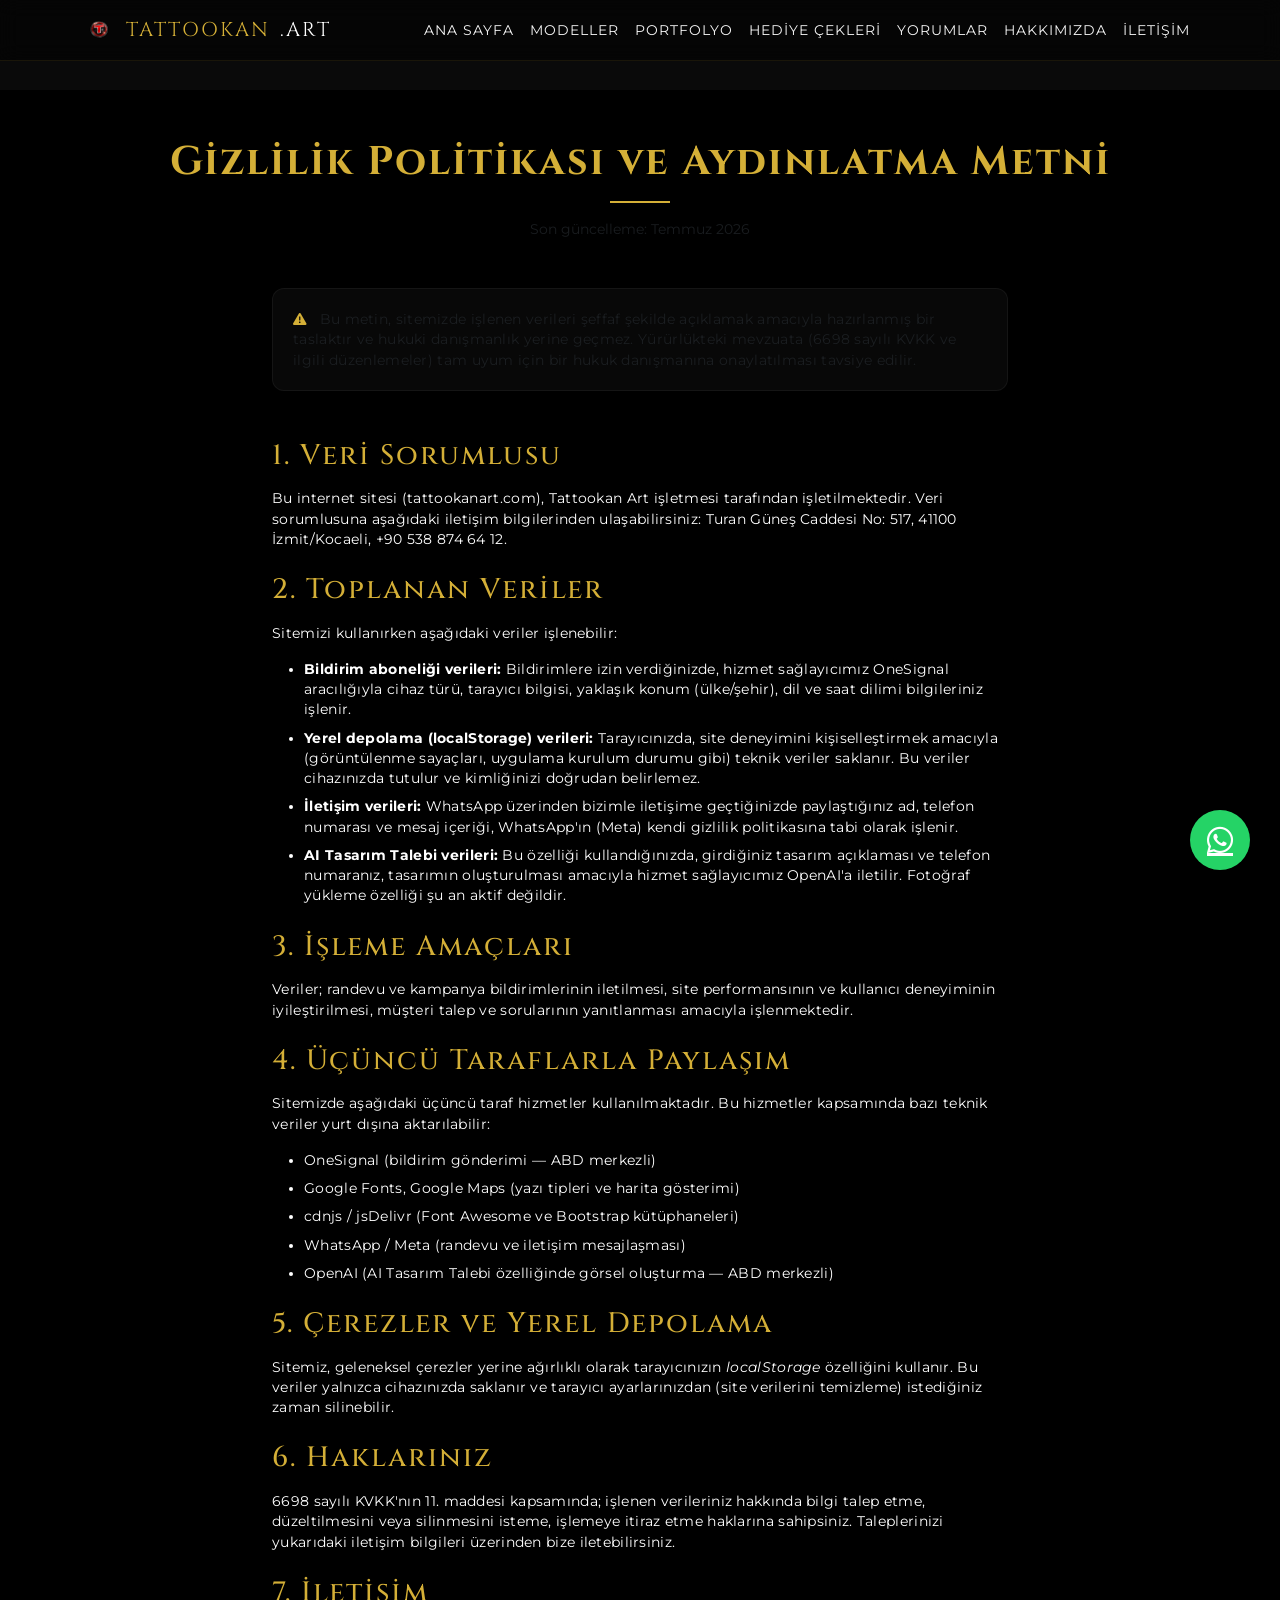
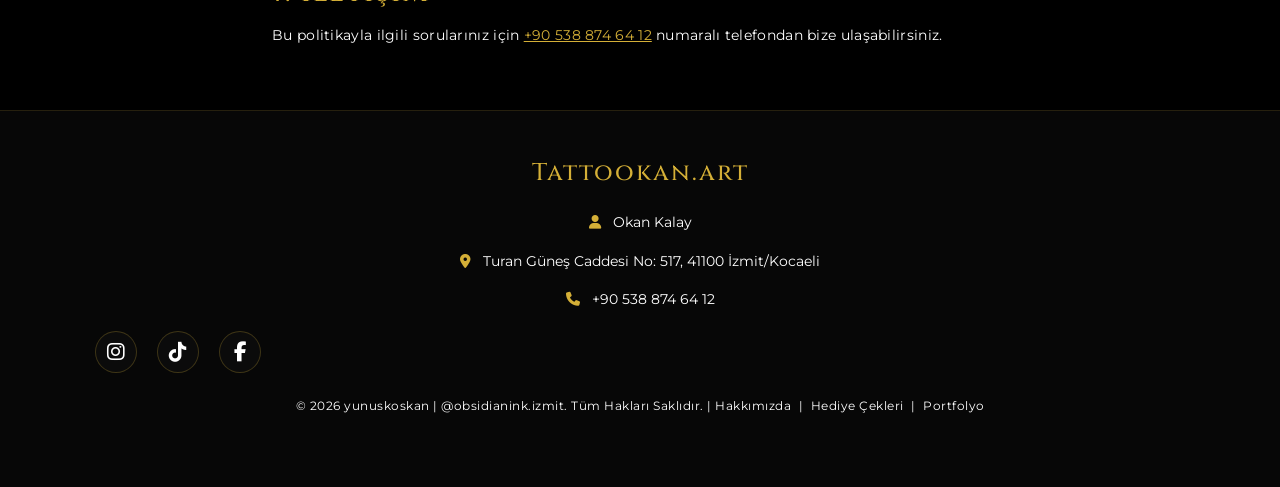
<file: gizlilik-politikasi.html>
<!DOCTYPE html>
<html lang="tr">
<head>
    <!-- Google Analytics (GA4) -->
    <script async src="https://www.googletagmanager.com/gtag/js?id=G-ZKJB4H8N2D"></script>
    <script>
        window.dataLayer = window.dataLayer || [];
        function gtag(){dataLayer.push(arguments);}
        gtag("js", new Date());
        gtag("config", "G-ZKJB4H8N2D");
    </script>


    <meta charset="UTF-8">
    <meta name="viewport" content="width=device-width, initial-scale=1.0">
    <title>Gizlilik Politikası ve Aydınlatma Metni | Tattookan Art</title>
    <meta name="description" content="Tattookan Art gizlilik politikası, KVKK aydınlatma metni ve çerez/yerel depolama kullanımı hakkında bilgilendirme.">
    <meta name="robots" content="index, follow">
    <link rel="canonical" href="https://tattookanart.com/gizlilik-politikasi.html">

    <meta property="og:type" content="website">
    <meta property="og:url" content="https://tattookanart.com/gizlilik-politikasi.html">
    <meta property="og:title" content="Gizlilik Politikası | Tattookan Art">
    <meta property="og:description" content="Tattookan Art gizlilik politikası ve KVKK aydınlatma metni.">
    <meta property="og:image" content="https://tattookanart.com/assets/images/background/og-share-image.webp">
    <meta property="og:image:type" content="image/webp">
    <meta name="twitter:card" content="summary_large_image">
    <meta name="twitter:title" content="Gizlilik Politikası | Tattookan Art">
    <meta name="twitter:description" content="Tattookan Art gizlilik politikası ve KVKK aydınlatma metni.">
    <meta name="twitter:image" content="https://tattookanart.com/assets/images/background/og-share-image.webp">

    <link rel="preconnect" href="https://cdn.jsdelivr.net">
    <link href="https://cdn.jsdelivr.net/npm/bootstrap@5.3.2/dist/css/bootstrap.min.css" rel="stylesheet">
    <link rel="preconnect" href="https://cdnjs.cloudflare.com">
    <link rel="stylesheet" href="https://cdnjs.cloudflare.com/ajax/libs/font-awesome/6.4.0/css/all.min.css">
    <link rel="preconnect" href="https://fonts.googleapis.com">
    <link rel="preconnect" href="https://fonts.gstatic.com" crossorigin>
    <link href="https://fonts.googleapis.com/css2?family=Cinzel:wght@600;700&family=Montserrat:wght@400;600&display=swap" rel="stylesheet">
    <link rel="manifest" href="manifest.json">
    <meta name="theme-color" content="#050505">
    <link rel="apple-touch-icon" href="assets/icons/icon-192-v2.png">
    <link rel="icon" type="image/png" sizes="192x192" href="assets/icons/icon-192-v2.png">
    <link rel="icon" type="image/png" sizes="512x512" href="assets/icons/icon-512-v2.png">
    <link rel="stylesheet" href="style.css">
    <script type="application/ld+json">
{
  "@context": "https://schema.org",
  "@type": "BreadcrumbList",
  "itemListElement": [
    { "@type": "ListItem", "position": 1, "name": "Ana Sayfa", "item": "https://tattookanart.com/" },
    { "@type": "ListItem", "position": 2, "name": "Gizlilik Politikası", "item": "https://tattookanart.com/gizlilik-politikasi.html" }
  ]
}
</script>
</head>
<body>

    <nav class="navbar navbar-expand-lg navbar-dark fixed-top" id="mainNav">
        <div class="container">
            <a class="navbar-brand text-gold" href="index.html">
                <img src="assets/icons/icon-192-v2.png" alt="Tattookan Art logo" class="navbar-logo" width="34" height="34">
                TATTOOKAN<span class="text-white">.ART</span>
            </a>
            <button class="navbar-toggler" type="button" data-bs-toggle="collapse" data-bs-target="#navbarNav">
                <span class="navbar-toggler-icon"></span>
            </button>
            <div class="collapse navbar-collapse" id="navbarNav">
                <ul class="navbar-nav ms-auto">
                    <li class="nav-item"><a class="nav-link" href="index.html#home">Ana Sayfa</a></li>
                    <li class="nav-item"><a class="nav-link" href="index.html#models">Modeller</a></li>
                    <li class="nav-item"><a class="nav-link" href="portfolyo.html">Portfolyo</a></li>
                    <li class="nav-item"><a class="nav-link" href="hediye-cekleri.html">Hediye Çekleri</a></li>
                    <li class="nav-item"><a class="nav-link" href="index.html#google-reviews">Yorumlar</a></li>
                    <li class="nav-item"><a class="nav-link" href="hakkimizda.html">Hakkımızda</a></li>
                    <li class="nav-item"><a class="nav-link" href="index.html#contact">İletişim</a></li>
                </ul>
            </div>
        </div>
    </nav>

    <section class="py-5 bg-black" style="margin-top: 90px;">
        <div class="container">
            <div class="text-center mb-5">
                <h1 class="text-gold fw-bold">Gizlilik Politikası ve Aydınlatma Metni</h1>
                <div class="separator"></div>
                <p class="text-muted small mt-3">Son güncelleme: Temmuz 2026</p>
            </div>

            <div class="row justify-content-center">
                <div class="col-lg-8 small-text">

                    <div class="care-card mb-5" style="padding: 20px;">
                        <p class="text-muted mb-0">
                            <i class="fas fa-triangle-exclamation text-gold me-2"></i>
                            Bu metin, sitemizde işlenen verileri şeffaf şekilde açıklamak amacıyla
                            hazırlanmış bir taslaktır ve hukuki danışmanlık yerine geçmez. Yürürlükteki
                            mevzuata (6698 sayılı KVKK ve ilgili düzenlemeler) tam uyum için bir hukuk
                            danışmanına onaylatılması tavsiye edilir.
                        </p>
                    </div>

                    <h3 class="text-gold mt-4 mb-3">1. Veri Sorumlusu</h3>
                    <p class="text-white">
                        Bu internet sitesi (tattookanart.com), Tattookan Art işletmesi tarafından
                        işletilmektedir. Veri sorumlusuna aşağıdaki iletişim bilgilerinden
                        ulaşabilirsiniz: Turan Güneş Caddesi No: 517, 41100 İzmit/Kocaeli,
                        +90 538 874 64 12.
                    </p>

                    <h3 class="text-gold mt-4 mb-3">2. Toplanan Veriler</h3>
                    <p class="text-white">Sitemizi kullanırken aşağıdaki veriler işlenebilir:</p>
                    <ul class="text-white">
                        <li class="mb-2">
                            <strong>Bildirim aboneliği verileri:</strong> Bildirimlere izin verdiğinizde,
                            hizmet sağlayıcımız OneSignal aracılığıyla cihaz türü, tarayıcı bilgisi,
                            yaklaşık konum (ülke/şehir), dil ve saat dilimi bilgileriniz işlenir.
                        </li>
                        <li class="mb-2">
                            <strong>Yerel depolama (localStorage) verileri:</strong> Tarayıcınızda,
                            site deneyimini kişiselleştirmek amacıyla (görüntülenme sayaçları, uygulama
                            kurulum durumu gibi) teknik veriler saklanır. Bu veriler cihazınızda tutulur
                            ve kimliğinizi doğrudan belirlemez.
                        </li>
                        <li class="mb-2">
                            <strong>İletişim verileri:</strong> WhatsApp üzerinden bizimle iletişime
                            geçtiğinizde paylaştığınız ad, telefon numarası ve mesaj içeriği, WhatsApp'ın
                            (Meta) kendi gizlilik politikasına tabi olarak işlenir.
                        </li>
                        <li class="mb-2">
                            <strong>AI Tasarım Talebi verileri:</strong> Bu özelliği kullandığınızda,
                            girdiğiniz tasarım açıklaması ve telefon numaranız, tasarımın oluşturulması
                            amacıyla hizmet sağlayıcımız OpenAI'a iletilir. Fotoğraf yükleme özelliği
                            şu an aktif değildir.
                        </li>
                    </ul>

                    <h3 class="text-gold mt-4 mb-3">3. İşleme Amaçları</h3>
                    <p class="text-white">
                        Veriler; randevu ve kampanya bildirimlerinin iletilmesi, site performansının
                        ve kullanıcı deneyiminin iyileştirilmesi, müşteri talep ve sorularının
                        yanıtlanması amacıyla işlenmektedir.
                    </p>

                    <h3 class="text-gold mt-4 mb-3">4. Üçüncü Taraflarla Paylaşım</h3>
                    <p class="text-white">
                        Sitemizde aşağıdaki üçüncü taraf hizmetler kullanılmaktadır. Bu hizmetler
                        kapsamında bazı teknik veriler yurt dışına aktarılabilir:
                    </p>
                    <ul class="text-white">
                        <li class="mb-2">OneSignal (bildirim gönderimi — ABD merkezli)</li>
                        <li class="mb-2">Google Fonts, Google Maps (yazı tipleri ve harita gösterimi)</li>
                        <li class="mb-2">cdnjs / jsDelivr (Font Awesome ve Bootstrap kütüphaneleri)</li>
                        <li class="mb-2">WhatsApp / Meta (randevu ve iletişim mesajlaşması)</li>
                        <li class="mb-2">OpenAI (AI Tasarım Talebi özelliğinde görsel oluşturma — ABD merkezli)</li>
                    </ul>

                    <h3 class="text-gold mt-4 mb-3">5. Çerezler ve Yerel Depolama</h3>
                    <p class="text-white">
                        Sitemiz, geleneksel çerezler yerine ağırlıklı olarak tarayıcınızın
                        <em>localStorage</em> özelliğini kullanır. Bu veriler yalnızca cihazınızda
                        saklanır ve tarayıcı ayarlarınızdan (site verilerini temizleme) istediğiniz
                        zaman silinebilir.
                    </p>

                    <h3 class="text-gold mt-4 mb-3">6. Haklarınız</h3>
                    <p class="text-white">
                        6698 sayılı KVKK'nın 11. maddesi kapsamında; işlenen verileriniz hakkında
                        bilgi talep etme, düzeltilmesini veya silinmesini isteme, işlemeye itiraz
                        etme haklarına sahipsiniz. Taleplerinizi yukarıdaki iletişim bilgileri
                        üzerinden bize iletebilirsiniz.
                    </p>

                    <h3 class="text-gold mt-4 mb-3">7. İletişim</h3>
                    <p class="text-white">
                        Bu politikayla ilgili sorularınız için
                        <a href="tel:+905388746412" class="text-gold">+90 538 874 64 12</a>
                        numaralı telefondan bize ulaşabilirsiniz.
                    </p>

                </div>
            </div>
        </div>
    </section>

    <footer id="contact" class="bg-darker py-5">
        <div class="container">
            <div class="row">
                <div class="col-lg-12 mb-4 text-center">
                    <h4 class="text-gold mb-4">Tattookan.art</h4>
                    <p class="text-muted"><i class="fas fa-user text-gold me-2"></i> Okan Kalay</p>
                    <p class="text-muted">
                        <i class="fas fa-map-marker-alt text-gold me-2"></i> Turan Güneş Caddesi No: 517,
                        41100 İzmit/Kocaeli
                    </p>
                    <p class="text-muted">
                        <a href="tel:+905388746412" class="text-reset text-decoration-none">
                            <i class="fas fa-phone text-gold me-2"></i> +90 538 874 64 12
                        </a>
                    </p>
                    <div class="social-links">
                        <a href="https://www.instagram.com/obsidianink.izmit" target="_blank" class="text-gold mx-2"><i class="fab fa-instagram fa-lg"></i></a>
                        <a href="https://www.tiktok.com/@obsidianink.izmit" target="_blank" class="text-gold mx-2"><i class="fab fa-tiktok fa-lg"></i></a>
                        <a href="https://www.facebook.com/tattookan.art" target="_blank" class="text-gold mx-2"><i class="fab fa-facebook-f fa-lg"></i></a>
                    </div>
                    <p class="small mt-4 mb-0" style="color: #d4af37;">
                        &copy; 2026 yunuskoskan | <a href="https://www.instagram.com/obsidianink.izmit" target="_blank" style="color: #d4af37;" class="text-decoration-none">@obsidianink.izmit</a>. Tüm Hakları Saklıdır. |
                        <a href="hakkimizda.html" style="color: #d4af37;" class="text-decoration-none">Hakkımızda</a>
                        <span class="mx-1">|</span>
                        <a href="hediye-cekleri.html" style="color: #d4af37;" class="text-decoration-none">Hediye Çekleri</a>
                        <span class="mx-1">|</span>
                        <a href="portfolyo.html" style="color: #d4af37;" class="text-decoration-none">Portfolyo</a>
                    </p>
                </div>
            </div>
        </div>
    </footer>

    <a href="https://wa.me/905388746412" class="whatsapp-btn" target="_blank" rel="noopener noreferrer">
        <i class="fab fa-whatsapp"></i>
    </a>

    <script src="https://cdn.jsdelivr.net/npm/bootstrap@5.3.2/dist/js/bootstrap.bundle.min.js" defer></script>
</body>
</html>
</file>
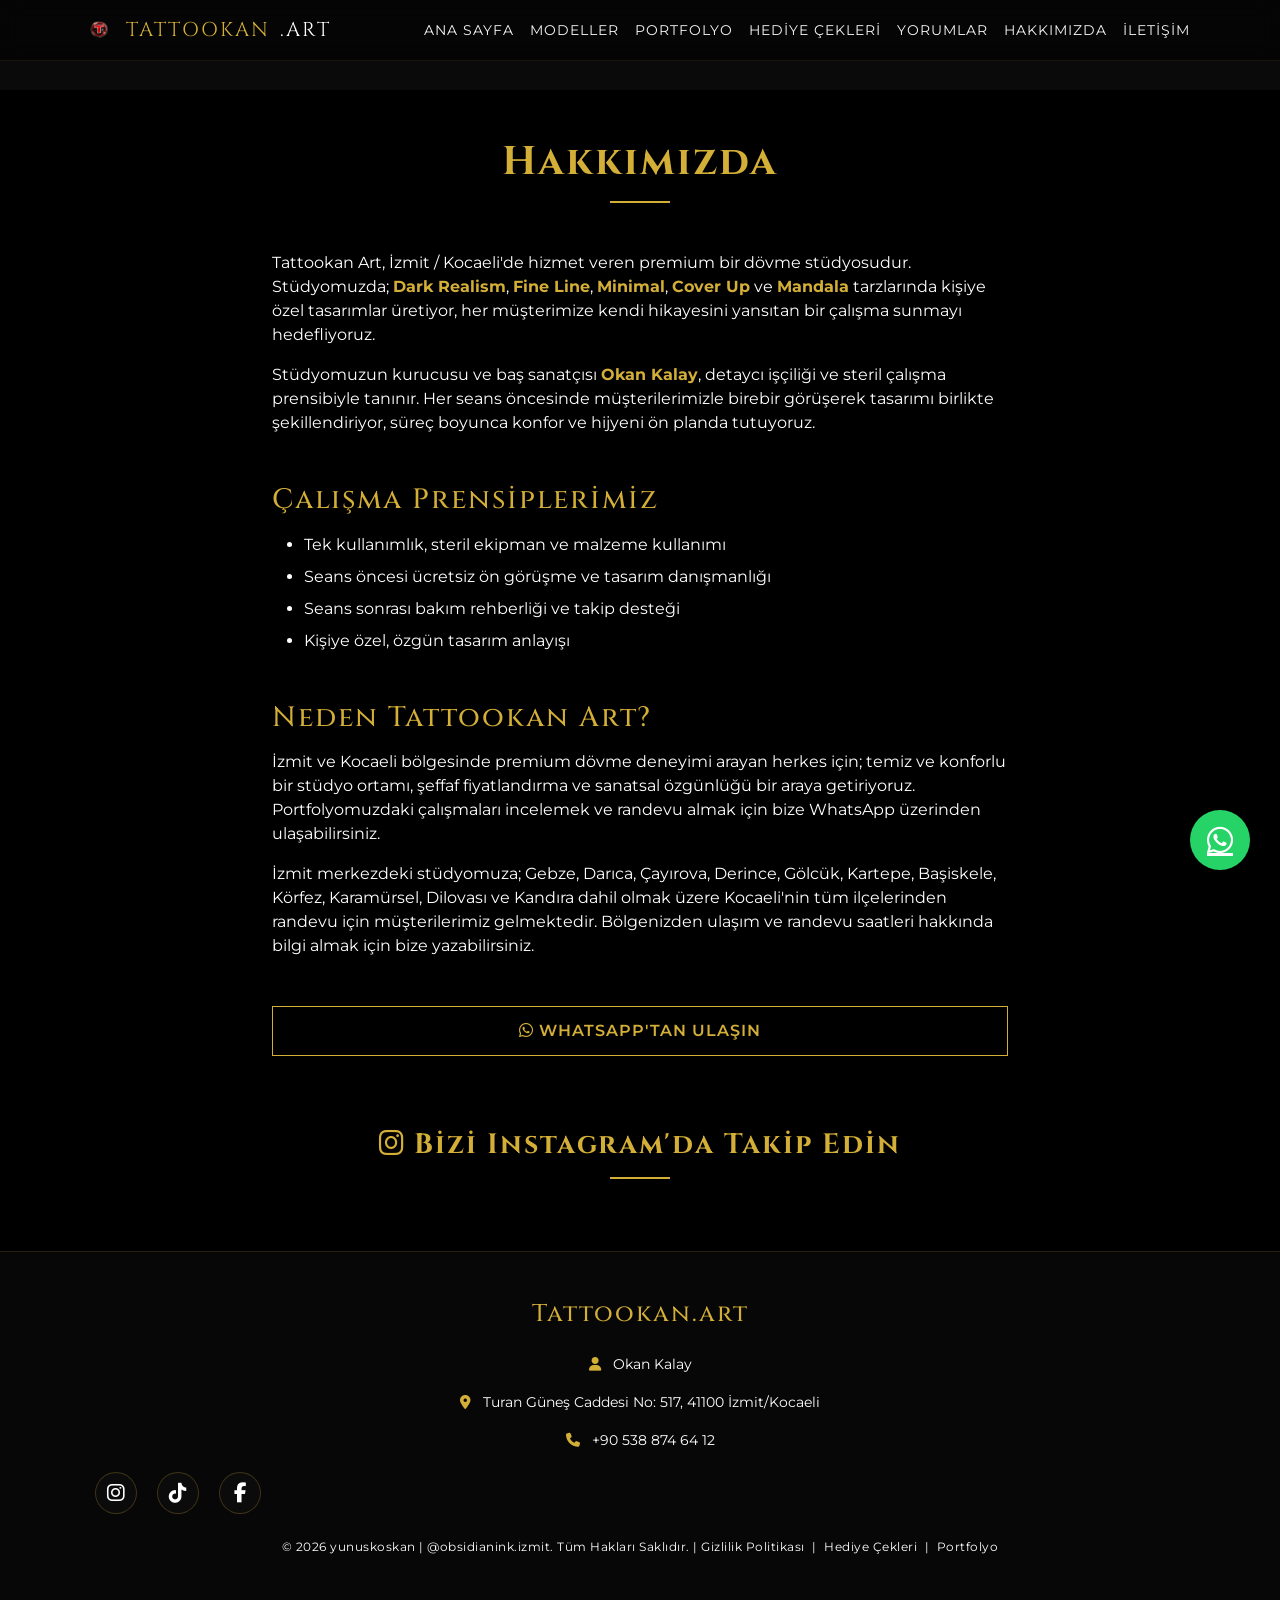
<file: hakkimizda.html>
<!DOCTYPE html>
<html lang="tr">
<head>
    <!-- Google Analytics (GA4) -->
    <script async src="https://www.googletagmanager.com/gtag/js?id=G-ZKJB4H8N2D"></script>
    <script>
        window.dataLayer = window.dataLayer || [];
        function gtag(){dataLayer.push(arguments);}
        gtag("js", new Date());
        gtag("config", "G-ZKJB4H8N2D");
    </script>


    <meta charset="UTF-8">
    <meta name="viewport" content="width=device-width, initial-scale=1.0">
    <title>Hakkımızda | İzmit Dövme Stüdyosu Tattookan Art</title>
    <meta name="description" content="Tattookan Art hakkında: İzmit Kocaeli'de premium dövme stüdyosu, sanatçımız ve çalışma prensiplerimiz.">
    <meta name="robots" content="index, follow">
    <link rel="canonical" href="https://tattookanart.com/hakkimizda.html">

    <meta property="og:type" content="website">
    <meta property="og:url" content="https://tattookanart.com/hakkimizda.html">
    <meta property="og:title" content="Hakkımızda | İzmit Dövme Stüdyosu Tattookan Art">
    <meta property="og:description" content="İzmit Kocaeli'de premium dövme stüdyosu Tattookan Art hakkında.">
    <meta property="og:image" content="https://tattookanart.com/assets/images/background/og-share-image.webp">
    <meta property="og:image:type" content="image/webp">
    <meta name="twitter:card" content="summary_large_image">
    <meta name="twitter:title" content="Hakkımızda | İzmit Dövme Stüdyosu Tattookan Art">
    <meta name="twitter:description" content="İzmit Kocaeli'de premium dövme stüdyosu Tattookan Art hakkında.">
    <meta name="twitter:image" content="https://tattookanart.com/assets/images/background/og-share-image.webp">

    <link rel="preconnect" href="https://cdn.jsdelivr.net">
    <link href="https://cdn.jsdelivr.net/npm/bootstrap@5.3.2/dist/css/bootstrap.min.css" rel="stylesheet">
    <link rel="preconnect" href="https://cdnjs.cloudflare.com">
    <link rel="stylesheet" href="https://cdnjs.cloudflare.com/ajax/libs/font-awesome/6.4.0/css/all.min.css">
    <link rel="preconnect" href="https://fonts.googleapis.com">
    <link rel="preconnect" href="https://fonts.gstatic.com" crossorigin>
    <link href="https://fonts.googleapis.com/css2?family=Cinzel:wght@600;700&family=Montserrat:wght@400;600&display=swap" rel="stylesheet">
    <link rel="manifest" href="manifest.json">
    <meta name="theme-color" content="#050505">
    <link rel="apple-touch-icon" href="assets/icons/icon-192-v2.png">
    <link rel="icon" type="image/png" sizes="192x192" href="assets/icons/icon-192-v2.png">
    <link rel="icon" type="image/png" sizes="512x512" href="assets/icons/icon-512-v2.png">
    <link rel="stylesheet" href="style.css">
    <script type="application/ld+json">
{
  "@context": "https://schema.org",
  "@type": "BreadcrumbList",
  "itemListElement": [
    { "@type": "ListItem", "position": 1, "name": "Ana Sayfa", "item": "https://tattookanart.com/" },
    { "@type": "ListItem", "position": 2, "name": "Hakkımızda", "item": "https://tattookanart.com/hakkimizda.html" }
  ]
}
</script>
</head>
<body>

    <nav class="navbar navbar-expand-lg navbar-dark fixed-top" id="mainNav">
        <div class="container">
            <a class="navbar-brand text-gold" href="index.html">
                <img src="assets/icons/icon-192-v2.png" alt="Tattookan Art logo" class="navbar-logo" width="34" height="34">
                TATTOOKAN<span class="text-white">.ART</span>
            </a>
            <button class="navbar-toggler" type="button" data-bs-toggle="collapse" data-bs-target="#navbarNav">
                <span class="navbar-toggler-icon"></span>
            </button>
            <div class="collapse navbar-collapse" id="navbarNav">
                <ul class="navbar-nav ms-auto">
                    <li class="nav-item"><a class="nav-link" href="index.html#home">Ana Sayfa</a></li>
                    <li class="nav-item"><a class="nav-link" href="index.html#models">Modeller</a></li>
                    <li class="nav-item"><a class="nav-link" href="portfolyo.html">Portfolyo</a></li>
                    <li class="nav-item"><a class="nav-link" href="hediye-cekleri.html">Hediye Çekleri</a></li>
                    <li class="nav-item"><a class="nav-link" href="index.html#google-reviews">Yorumlar</a></li>
                    <li class="nav-item"><a class="nav-link" href="hakkimizda.html">Hakkımızda</a></li>
                    <li class="nav-item"><a class="nav-link" href="index.html#contact">İletişim</a></li>
                </ul>
            </div>
        </div>
    </nav>

    <section class="py-5 bg-black" style="margin-top: 90px;">
        <div class="container">
            <div class="text-center mb-5">
                <h1 class="text-gold fw-bold">Hakkımızda</h1>
                <div class="separator"></div>
            </div>

            <div class="row justify-content-center">
                <div class="col-lg-8">

                    <p class="text-white">
                        Tattookan Art, İzmit / Kocaeli'de hizmet veren premium bir dövme stüdyosudur.
                        Stüdyomuzda; <strong class="text-gold">Dark Realism</strong>,
                        <strong class="text-gold">Fine Line</strong>, <strong class="text-gold">Minimal</strong>,
                        <strong class="text-gold">Cover Up</strong> ve <strong class="text-gold">Mandala</strong>
                        tarzlarında kişiye özel tasarımlar üretiyor, her müşterimize kendi hikayesini
                        yansıtan bir çalışma sunmayı hedefliyoruz.
                    </p>

                    <p class="text-white">
                        Stüdyomuzun kurucusu ve baş sanatçısı <strong class="text-gold">Okan Kalay</strong>,
                        detaycı işçiliği ve steril çalışma prensibiyle tanınır. Her seans öncesinde
                        müşterilerimizle birebir görüşerek tasarımı birlikte şekillendiriyor, süreç
                        boyunca konfor ve hijyeni ön planda tutuyoruz.
                    </p>

                    <h3 class="text-gold mt-5 mb-3">Çalışma Prensiplerimiz</h3>
                    <ul class="text-white">
                        <li class="mb-2">Tek kullanımlık, steril ekipman ve malzeme kullanımı</li>
                        <li class="mb-2">Seans öncesi ücretsiz ön görüşme ve tasarım danışmanlığı</li>
                        <li class="mb-2">Seans sonrası bakım rehberliği ve takip desteği</li>
                        <li class="mb-2">Kişiye özel, özgün tasarım anlayışı</li>
                    </ul>

                    <h3 class="text-gold mt-5 mb-3">Neden Tattookan Art?</h3>
                    <p class="text-white">
                        İzmit ve Kocaeli bölgesinde premium dövme deneyimi arayan herkes için;
                        temiz ve konforlu bir stüdyo ortamı, şeffaf fiyatlandırma ve sanatsal
                        özgünlüğü bir araya getiriyoruz. Portfolyomuzdaki çalışmaları incelemek
                        ve randevu almak için bize WhatsApp üzerinden ulaşabilirsiniz.
                    </p>

                    <p class="text-white">
                        İzmit merkezdeki stüdyomuza; Gebze, Darıca, Çayırova, Derince, Gölcük,
                        Kartepe, Başiskele, Körfez, Karamürsel, Dilovası ve Kandıra dahil olmak
                        üzere Kocaeli'nin tüm ilçelerinden randevu için müşterilerimiz gelmektedir.
                        Bölgenizden ulaşım ve randevu saatleri hakkında bilgi almak için bize
                        yazabilirsiniz.
                    </p>

                    <div class="text-center mt-5">
                        <a href="https://wa.me/905388746412" target="_blank" class="btn btn-gold">
                            <i class="fab fa-whatsapp"></i> WhatsApp'tan Ulaşın
                        </a>
                    </div>

                </div>
            </div>

            <div class="row justify-content-center mt-5 pt-4">
                <div class="col-lg-10">
                    <div class="text-center mb-4">
                        <h3 class="text-gold fw-bold">
                            <i class="fab fa-instagram me-2"></i>Bizi Instagram'da Takip Edin
                        </h3>
                        <div class="separator"></div>
                    </div>

                    <!-- Elfsight Instagram Feed | Untitled Instagram Feed -->
                    <script src="https://elfsightcdn.com/platform.js" async></script>
                    <div class="elfsight-app-f7ffb72d-d76d-4b90-bdef-88bd69d1e6fd" data-elfsight-app-lazy></div>
                </div>
            </div>
        </div>
    </section>

    <footer id="contact" class="bg-darker py-5">
        <div class="container">
            <div class="row">
                <div class="col-lg-12 mb-4 text-center">
                    <h4 class="text-gold mb-4">Tattookan.art</h4>
                    <p class="text-muted"><i class="fas fa-user text-gold me-2"></i> Okan Kalay</p>
                    <p class="text-muted">
                        <i class="fas fa-map-marker-alt text-gold me-2"></i> Turan Güneş Caddesi No: 517,
                        41100 İzmit/Kocaeli
                    </p>
                    <p class="text-muted">
                        <a href="tel:+905388746412" class="text-reset text-decoration-none">
                            <i class="fas fa-phone text-gold me-2"></i> +90 538 874 64 12
                        </a>
                    </p>
                    <div class="social-links">
                        <a href="https://www.instagram.com/obsidianink.izmit" target="_blank" class="text-gold mx-2"><i class="fab fa-instagram fa-lg"></i></a>
                        <a href="https://www.tiktok.com/@obsidianink.izmit" target="_blank" class="text-gold mx-2"><i class="fab fa-tiktok fa-lg"></i></a>
                        <a href="https://www.facebook.com/tattookan.art" target="_blank" class="text-gold mx-2"><i class="fab fa-facebook-f fa-lg"></i></a>
                    </div>
                    <p class="small mt-4 mb-0" style="color: #d4af37;">
                        &copy; 2026 yunuskoskan | <a href="https://www.instagram.com/obsidianink.izmit" target="_blank" style="color: #d4af37;" class="text-decoration-none">@obsidianink.izmit</a>. Tüm Hakları Saklıdır. |
                        <a href="gizlilik-politikasi.html" style="color: #d4af37;" class="text-decoration-none">Gizlilik Politikası</a>
                        <span class="mx-1">|</span>
                        <a href="hediye-cekleri.html" style="color: #d4af37;" class="text-decoration-none">Hediye Çekleri</a>
                        <span class="mx-1">|</span>
                        <a href="portfolyo.html" style="color: #d4af37;" class="text-decoration-none">Portfolyo</a>
                    </p>
                </div>
            </div>
        </div>
    </footer>

    <a href="https://wa.me/905388746412" class="whatsapp-btn" target="_blank" rel="noopener noreferrer">
        <i class="fab fa-whatsapp"></i>
    </a>

    <script src="https://cdn.jsdelivr.net/npm/bootstrap@5.3.2/dist/js/bootstrap.bundle.min.js" defer></script>
</body>
</html>
</file>
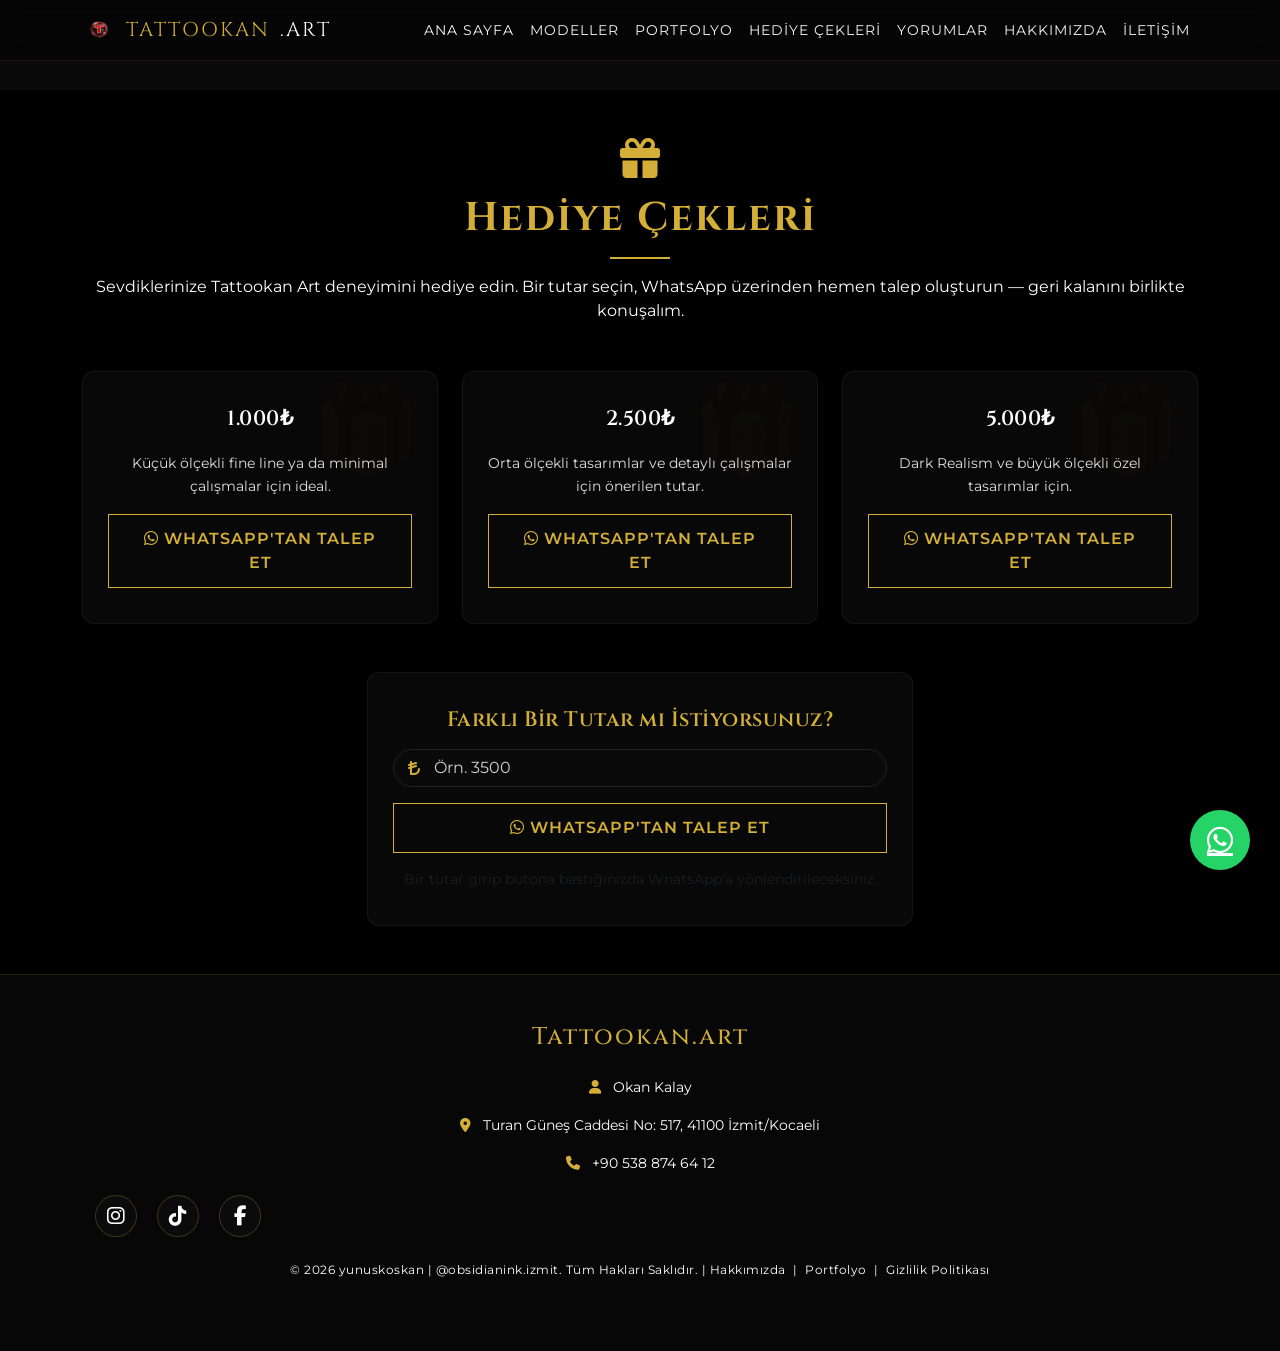
<file: hediye-cekleri.html>
<!DOCTYPE html>
<html lang="tr">
<head>
    <!-- Google Analytics (GA4) -->
    <script async src="https://www.googletagmanager.com/gtag/js?id=G-ZKJB4H8N2D"></script>
    <script>
        window.dataLayer = window.dataLayer || [];
        function gtag(){dataLayer.push(arguments);}
        gtag("js", new Date());
        gtag("config", "G-ZKJB4H8N2D");
    </script>


    <meta charset="UTF-8">
    <meta name="viewport" content="width=device-width, initial-scale=1.0">
    <title>Hediye Çekleri | İzmit Tattookan Art Dövme Stüdyosu</title>
    <meta name="description" content="Tattookan Art hediye çekleri — sevdiklerinize dövme deneyimini hediye edin. WhatsApp üzerinden hemen talep oluşturun.">
    <meta name="robots" content="index, follow">
    <link rel="canonical" href="https://tattookanart.com/hediye-cekleri.html">

    <meta property="og:type" content="website">
    <meta property="og:url" content="https://tattookanart.com/hediye-cekleri.html">
    <meta property="og:title" content="Hediye Çekleri | İzmit Tattookan Art Dövme Stüdyosu">
    <meta property="og:description" content="Sevdiklerinize Tattookan Art hediye çeki hediye edin.">
    <meta property="og:image" content="https://tattookanart.com/assets/images/background/og-share-image.webp">
    <meta property="og:image:type" content="image/webp">
    <meta name="twitter:card" content="summary_large_image">
    <meta name="twitter:title" content="Hediye Çekleri | İzmit Tattookan Art Dövme Stüdyosu">
    <meta name="twitter:description" content="Sevdiklerinize Tattookan Art hediye çeki hediye edin.">
    <meta name="twitter:image" content="https://tattookanart.com/assets/images/background/og-share-image.webp">

    <link rel="preconnect" href="https://cdn.jsdelivr.net">
    <link href="https://cdn.jsdelivr.net/npm/bootstrap@5.3.2/dist/css/bootstrap.min.css" rel="stylesheet">
    <link rel="preconnect" href="https://cdnjs.cloudflare.com">
    <link rel="stylesheet" href="https://cdnjs.cloudflare.com/ajax/libs/font-awesome/6.4.0/css/all.min.css">
    <link rel="preconnect" href="https://fonts.googleapis.com">
    <link rel="preconnect" href="https://fonts.gstatic.com" crossorigin>
    <link href="https://fonts.googleapis.com/css2?family=Cinzel:wght@600;700&family=Montserrat:wght@400;600&display=swap" rel="stylesheet">
    <link rel="manifest" href="manifest.json">
    <meta name="theme-color" content="#050505">
    <link rel="apple-touch-icon" href="assets/icons/icon-192-v2.png">
    <link rel="icon" type="image/png" sizes="192x192" href="assets/icons/icon-192-v2.png">
    <link rel="icon" type="image/png" sizes="512x512" href="assets/icons/icon-512-v2.png">
    <link rel="stylesheet" href="style.css">
    <script type="application/ld+json">
{
  "@context": "https://schema.org",
  "@type": "BreadcrumbList",
  "itemListElement": [
    { "@type": "ListItem", "position": 1, "name": "Ana Sayfa", "item": "https://tattookanart.com/" },
    { "@type": "ListItem", "position": 2, "name": "Hediye Çekleri", "item": "https://tattookanart.com/hediye-cekleri.html" }
  ]
}
</script>
</head>
<body>

    <nav class="navbar navbar-expand-lg navbar-dark fixed-top" id="mainNav">
        <div class="container">
            <a class="navbar-brand text-gold" href="index.html">
                <img src="assets/icons/icon-192-v2.png" alt="Tattookan Art logo" class="navbar-logo" width="34" height="34">
                TATTOOKAN<span class="text-white">.ART</span>
            </a>
            <button class="navbar-toggler" type="button" data-bs-toggle="collapse" data-bs-target="#navbarNav">
                <span class="navbar-toggler-icon"></span>
            </button>
            <div class="collapse navbar-collapse" id="navbarNav">
                <ul class="navbar-nav ms-auto">
                    <li class="nav-item"><a class="nav-link" href="index.html#home">Ana Sayfa</a></li>
                    <li class="nav-item"><a class="nav-link" href="index.html#models">Modeller</a></li>
                    <li class="nav-item"><a class="nav-link" href="portfolyo.html">Portfolyo</a></li>
                    <li class="nav-item"><a class="nav-link" href="hediye-cekleri.html">Hediye Çekleri</a></li>
                    <li class="nav-item"><a class="nav-link" href="index.html#google-reviews">Yorumlar</a></li>
                    <li class="nav-item"><a class="nav-link" href="hakkimizda.html">Hakkımızda</a></li>
                    <li class="nav-item"><a class="nav-link" href="index.html#contact">İletişim</a></li>
                </ul>
            </div>
        </div>
    </nav>

    <section class="py-5 bg-black" style="margin-top: 90px;">
        <div class="container">
            <div class="text-center mb-5">
                <i class="fas fa-gift text-gold mb-3" style="font-size: 2.5rem;"></i>
                <h1 class="text-gold fw-bold">Hediye Çekleri</h1>
                <div class="separator"></div>
                <p class="text-white mt-3">
                    Sevdiklerinize Tattookan Art deneyimini hediye edin. Bir tutar seçin,
                    WhatsApp üzerinden hemen talep oluşturun — geri kalanını birlikte konuşalım.
                </p>
            </div>

            <div class="row g-4 justify-content-center mb-5" id="giftTiersGrid">
                </div>

            <div class="row justify-content-center">
                <div class="col-lg-6">
                    <div class="care-card text-center">
                        <h3 class="care-title text-gold mb-3">Farklı Bir Tutar mı İstiyorsunuz?</h3>
                        <div class="search-box mb-3">
                            <i class="fas fa-turkish-lira-sign text-gold"></i>
                            <input
                                type="number"
                                id="customGiftAmount"
                                class="form-control premium-input"
                                placeholder="Örn. 3500"
                                min="1">
                        </div>
                        <button type="button" id="customGiftButton" class="btn btn-gold">
                            <i class="fab fa-whatsapp"></i> WhatsApp'tan Talep Et
                        </button>
                        <p class="text-muted small mt-3 mb-0">
                            Bir tutar girip butona bastığınızda WhatsApp'a yönlendirileceksiniz.
                        </p>
                    </div>
                </div>
            </div>

        </div>
    </section>

    <footer id="contact" class="bg-darker py-5">
        <div class="container">
            <div class="row">
                <div class="col-lg-12 mb-4 text-center">
                    <h4 class="text-gold mb-4">Tattookan.art</h4>
                    <p class="text-muted"><i class="fas fa-user text-gold me-2"></i> Okan Kalay</p>
                    <p class="text-muted">
                        <i class="fas fa-map-marker-alt text-gold me-2"></i> Turan Güneş Caddesi No: 517,
                        41100 İzmit/Kocaeli
                    </p>
                    <p class="text-muted">
                        <a href="tel:+905388746412" id="footerTelLink" class="text-reset text-decoration-none">
                            <i class="fas fa-phone text-gold me-2"></i> +90 538 874 64 12
                        </a>
                    </p>
                    <div class="social-links">
                        <a href="https://www.instagram.com/obsidianink.izmit" target="_blank" class="text-gold mx-2"><i class="fab fa-instagram fa-lg"></i></a>
                        <a href="https://www.tiktok.com/@obsidianink.izmit" target="_blank" class="text-gold mx-2"><i class="fab fa-tiktok fa-lg"></i></a>
                        <a href="https://www.facebook.com/tattookan.art" target="_blank" class="text-gold mx-2"><i class="fab fa-facebook-f fa-lg"></i></a>
                    </div>
                    <p class="small mt-4 mb-0" style="color: #d4af37;">
                        &copy; 2026 yunuskoskan | <a href="https://www.instagram.com/obsidianink.izmit" target="_blank" style="color: #d4af37;" class="text-decoration-none">@obsidianink.izmit</a>. Tüm Hakları Saklıdır. |
                        <a href="hakkimizda.html" style="color: #d4af37;" class="text-decoration-none">Hakkımızda</a>
                        <span class="mx-1">|</span>
                        <a href="portfolyo.html" style="color: #d4af37;" class="text-decoration-none">Portfolyo</a>
                        <span class="mx-1">|</span>
                        <a href="gizlilik-politikasi.html" style="color: #d4af37;" class="text-decoration-none">Gizlilik Politikası</a>
                    </p>
                </div>
            </div>
        </div>
    </footer>

    <a href="https://wa.me/905388746412" id="floatingWhatsappBtn" class="whatsapp-btn" target="_blank" rel="noopener noreferrer">
        <i class="fab fa-whatsapp"></i>
    </a>

    <script src="https://cdn.jsdelivr.net/npm/bootstrap@5.3.2/dist/js/bootstrap.bundle.min.js" defer></script>
    <script>
        let whatsappNumber = "905388746412";

        function buildGiftCard(amount, note) {
            const formattedAmount = Number(amount).toLocaleString("tr-TR");
            const message = encodeURIComponent(
                `Merhaba, ${formattedAmount}₺ tutarında bir Tattookan Art hediye çeki almak istiyorum.`,
            );

            return `
                <div class="col-md-4">
                    <div class="care-card h-100 text-center">
                        <div class="care-badge">🎁</div>
                        <h3 class="care-title text-white">${formattedAmount}₺</h3>
                        <p class="care-text">${note || ""}</p>
                        <a
                            href="https://wa.me/${whatsappNumber}?text=${message}"
                            target="_blank"
                            class="btn btn-gold mt-3">
                            <i class="fab fa-whatsapp"></i> WhatsApp'tan Talep Et
                        </a>
                    </div>
                </div>`;
        }

        Promise.all([
            fetch("./data/settings.json")
                .then((r) => r.json())
                .catch(() => null),
            fetch("./data/hediye-tutarlari.json")
                .then((r) => r.json())
                .catch(() => null),
        ]).then(([settings, giftData]) => {
            if (settings && settings.whatsappNumber) {
                whatsappNumber = settings.whatsappNumber;

                const telLink = document.getElementById("footerTelLink");
                const floatingBtn = document.getElementById("floatingWhatsappBtn");

                if (telLink) telLink.href = `tel:+${whatsappNumber}`;
                if (floatingBtn) floatingBtn.href = `https://wa.me/${whatsappNumber}`;
            }

            const items = (giftData && giftData.items) || [];
            const grid = document.getElementById("giftTiersGrid");

            if (grid && items.length > 0) {
                grid.innerHTML = items
                    .map((item) => buildGiftCard(item.amount, item.note))
                    .join("");
            }
        });

        document.getElementById("customGiftButton").addEventListener("click", () => {
            const input = document.getElementById("customGiftAmount");
            const amount = Number(input.value);

            if (!amount || amount <= 0) {
                input.focus();
                return;
            }

            const formattedAmount = amount.toLocaleString("tr-TR");
            const message = encodeURIComponent(
                `Merhaba, ${formattedAmount}₺ tutarında bir Tattookan Art hediye çeki almak istiyorum.`,
            );

            window.open(`https://wa.me/${whatsappNumber}?text=${message}`, "_blank");
        });
    </script>
</body>
</html>
</file>
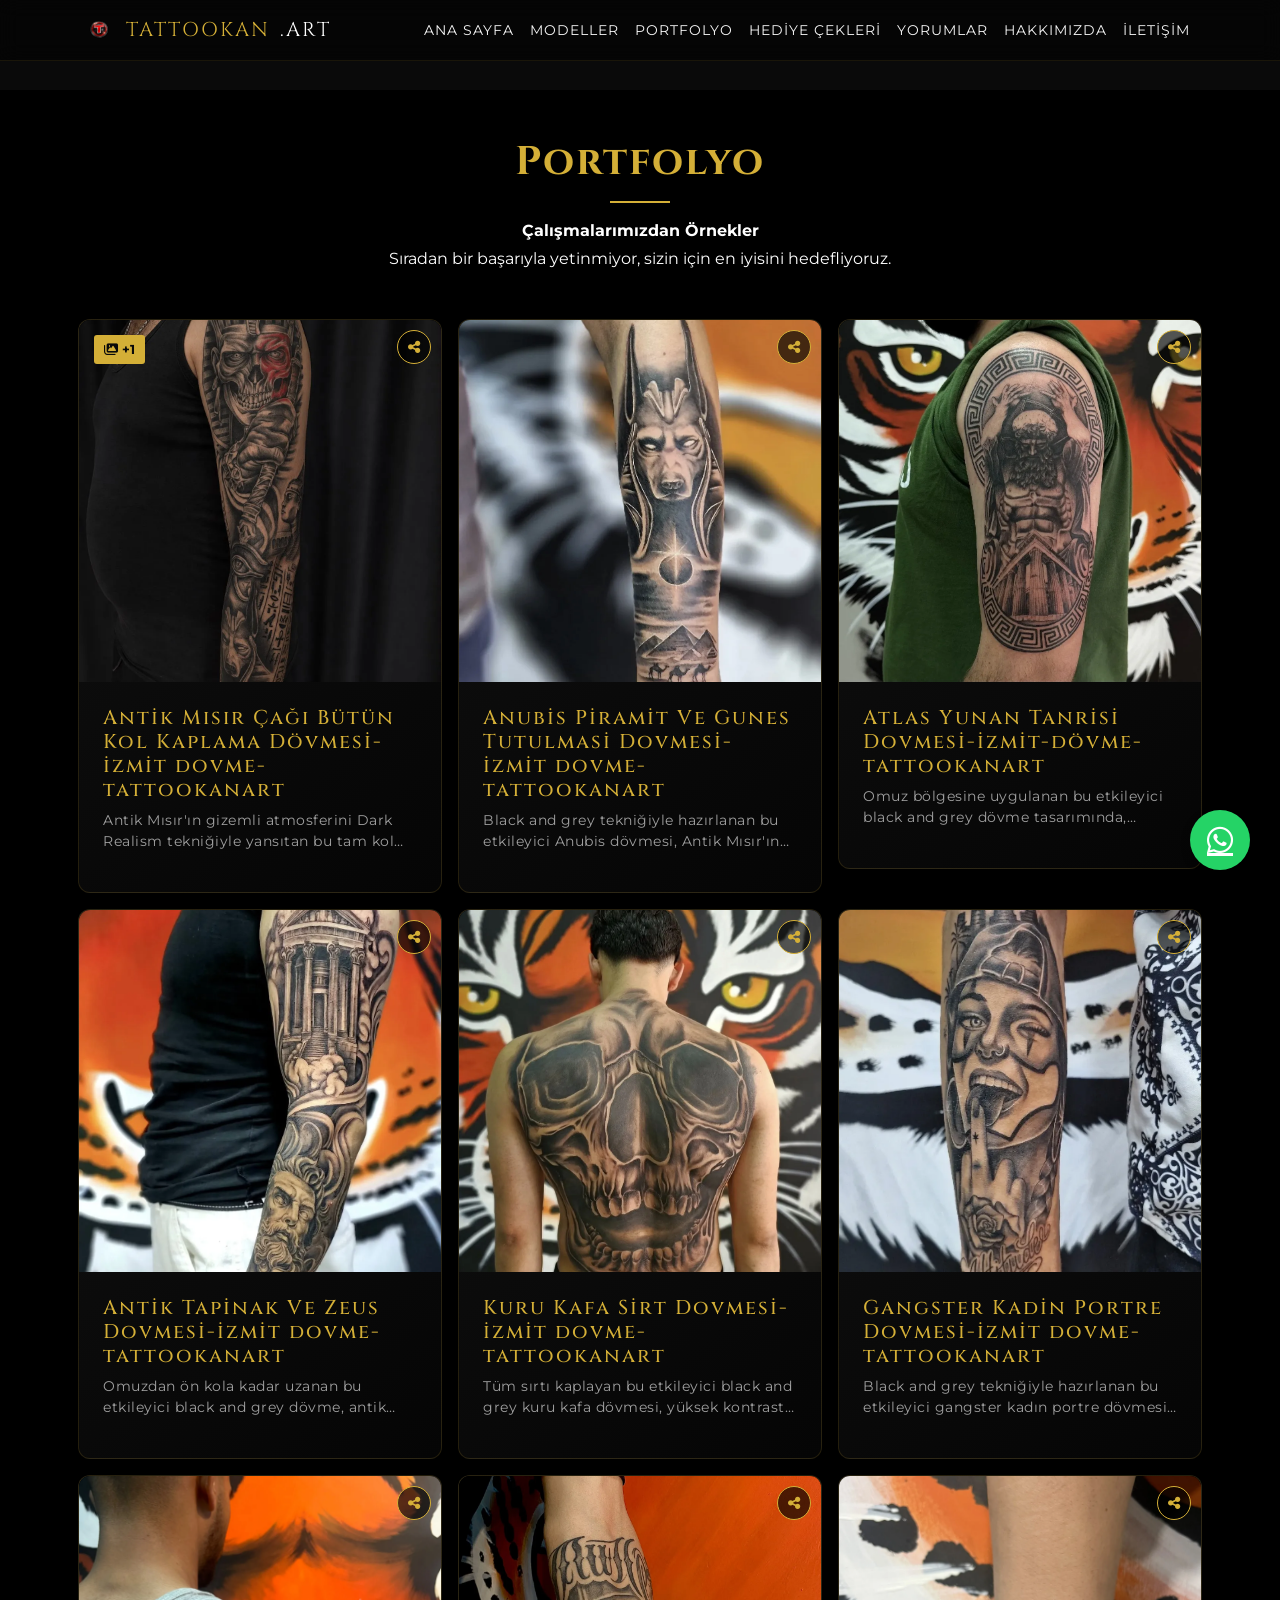
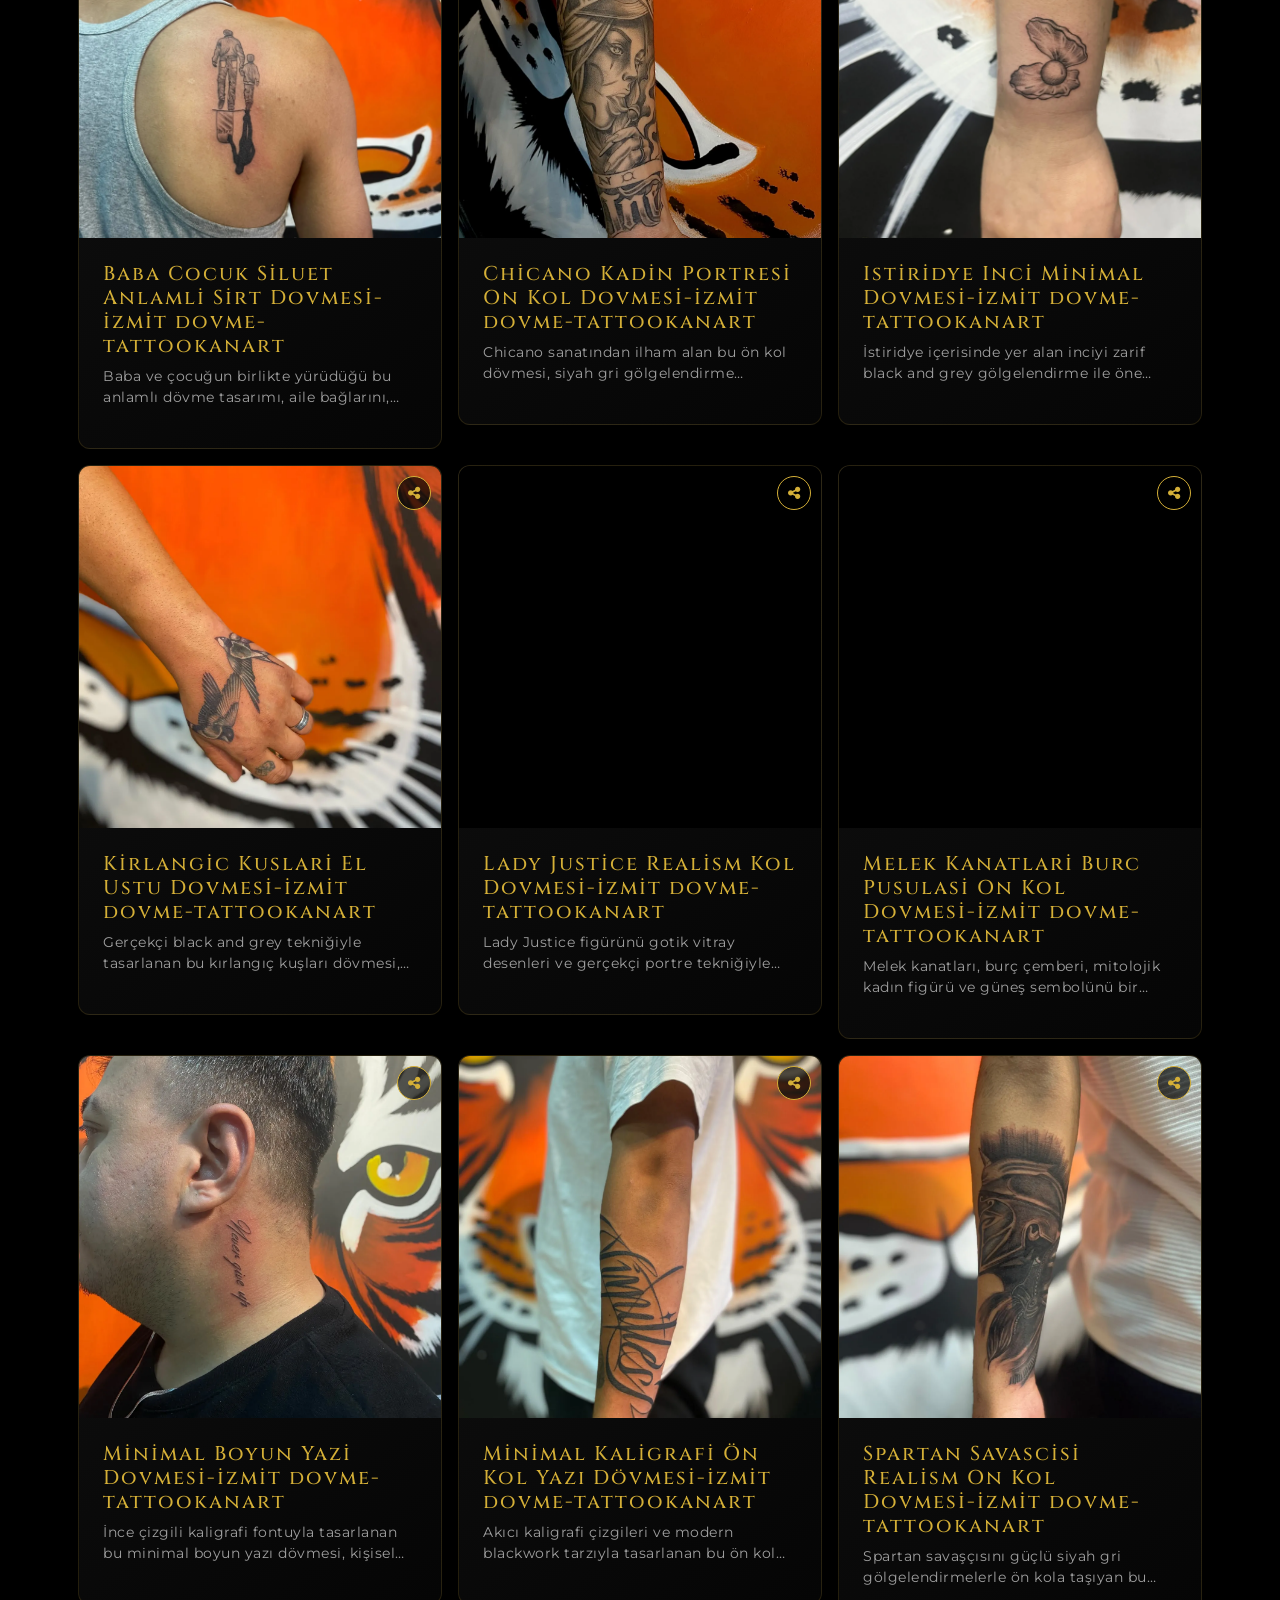
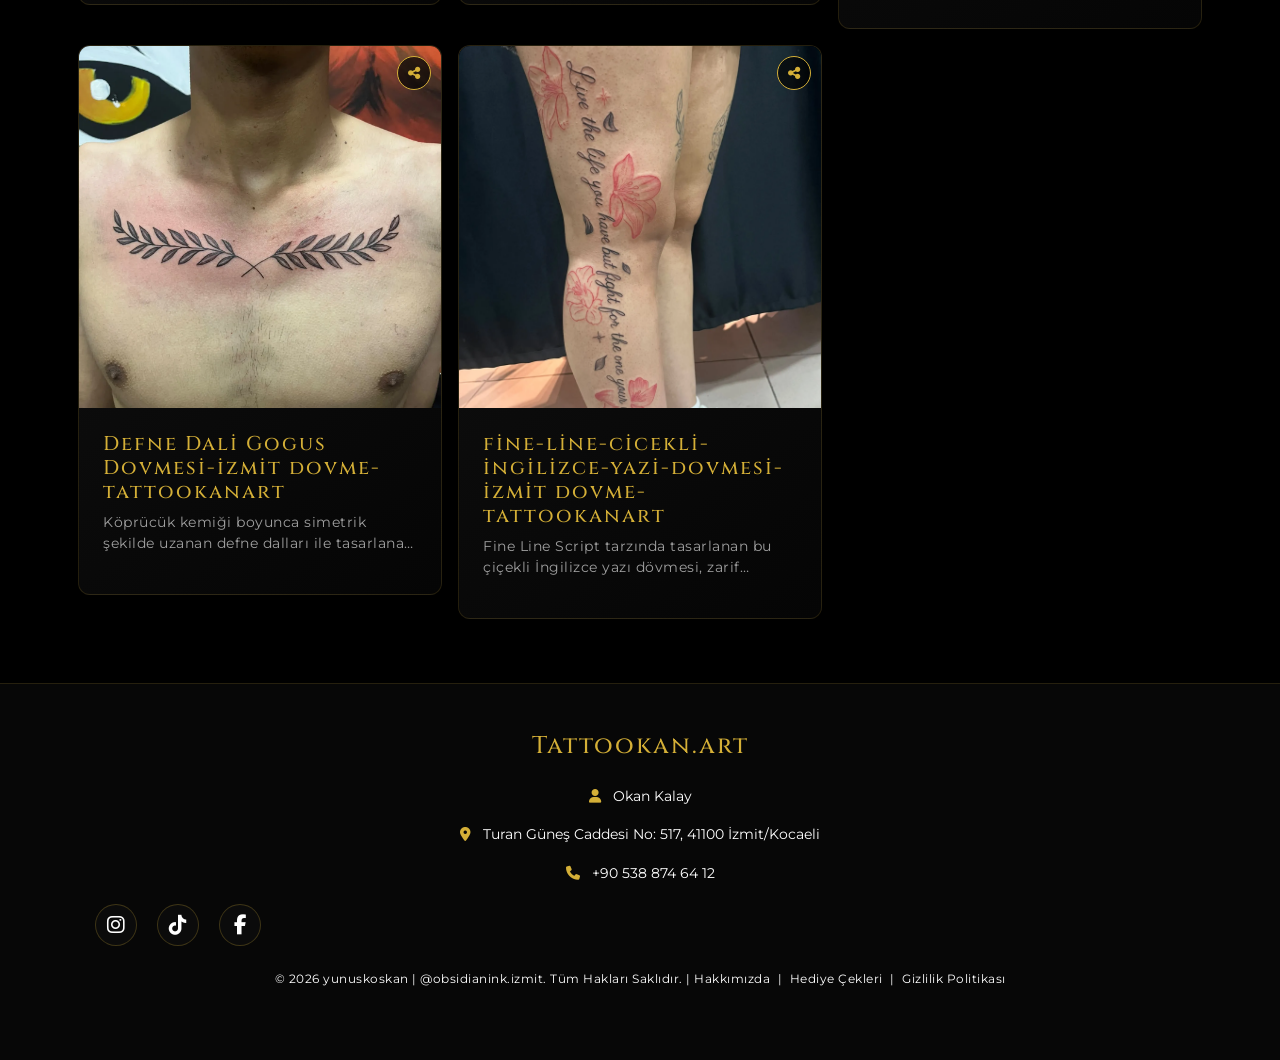
<file: portfolyo.html>
<!DOCTYPE html>
<html lang="tr">
<head>
    <!-- Google Analytics (GA4) -->
    <script async src="https://www.googletagmanager.com/gtag/js?id=G-ZKJB4H8N2D"></script>
    <script>
        window.dataLayer = window.dataLayer || [];
        function gtag(){dataLayer.push(arguments);}
        gtag("js", new Date());
        gtag("config", "G-ZKJB4H8N2D");
    </script>


    <meta charset="UTF-8">
    <meta name="viewport" content="width=device-width, initial-scale=1.0">
    <title>Portfolyo | İzmit Dövme Çalışmalarımız - Tattookan Art</title>
    <meta name="description" content="Tattookan Art portfolyosu — İzmit Kocaeli'de tamamladığımız dövme çalışmalarından seçkiler.">
    <meta name="robots" content="index, follow">
    <link rel="canonical" href="https://tattookanart.com/portfolyo.html">

    <meta property="og:type" content="website">
    <meta property="og:url" content="https://tattookanart.com/portfolyo.html">
    <meta property="og:title" content="Portfolyo | İzmit Dövme Çalışmalarımız - Tattookan Art">
    <meta property="og:description" content="Tattookan Art'ın tamamladığı dövme çalışmalarından seçkiler.">
    <meta property="og:image" content="https://tattookanart.com/assets/images/background/og-share-image.jpg">
    <meta property="og:image:type" content="image/jpeg">
    <meta property="og:image:width" content="1200">
    <meta property="og:image:height" content="630">
    <meta name="twitter:card" content="summary_large_image">
    <meta name="twitter:title" content="Portfolyo | İzmit Dövme Çalışmalarımız - Tattookan Art">
    <meta name="twitter:description" content="Tattookan Art'ın tamamladığı dövme çalışmalarından seçkiler.">
    <meta name="twitter:image" content="https://tattookanart.com/assets/images/background/og-share-image.jpg">

    <link rel="preconnect" href="https://cdn.jsdelivr.net">
    <link href="https://cdn.jsdelivr.net/npm/bootstrap@5.3.2/dist/css/bootstrap.min.css" rel="stylesheet">
    <link rel="preconnect" href="https://cdnjs.cloudflare.com">
    <link rel="stylesheet" href="https://cdnjs.cloudflare.com/ajax/libs/font-awesome/6.4.0/css/all.min.css">
    <link rel="preconnect" href="https://fonts.googleapis.com">
    <link rel="preconnect" href="https://fonts.gstatic.com" crossorigin>
    <link href="https://fonts.googleapis.com/css2?family=Cinzel:wght@600;700&family=Montserrat:wght@400;600&display=swap" rel="stylesheet">
    <link rel="manifest" href="manifest.json">
    <meta name="theme-color" content="#050505">
    <link rel="apple-touch-icon" href="assets/icons/icon-192-v2.png">
    <link rel="icon" type="image/png" sizes="192x192" href="assets/icons/icon-192-v2.png">
    <link rel="icon" type="image/png" sizes="512x512" href="assets/icons/icon-512-v2.png">
    <link rel="stylesheet" href="style.css">
    <script type="application/ld+json">
{
  "@context": "https://schema.org",
  "@type": "BreadcrumbList",
  "itemListElement": [
    { "@type": "ListItem", "position": 1, "name": "Ana Sayfa", "item": "https://tattookanart.com/" },
    { "@type": "ListItem", "position": 2, "name": "Portfolyo", "item": "https://tattookanart.com/portfolyo.html" }
  ]
}
</script>
</head>
<body>

    <nav class="navbar navbar-expand-lg navbar-dark fixed-top" id="mainNav">
        <div class="container">
            <a class="navbar-brand text-gold" href="index.html">
                <img src="assets/icons/icon-192-v2.png" alt="Tattookan Art logo" class="navbar-logo" width="34" height="34">
                TATTOOKAN<span class="text-white">.ART</span>
            </a>
            <button class="navbar-toggler" type="button" data-bs-toggle="collapse" data-bs-target="#navbarNav">
                <span class="navbar-toggler-icon"></span>
            </button>
            <div class="collapse navbar-collapse" id="navbarNav">
                <ul class="navbar-nav ms-auto">
                    <li class="nav-item"><a class="nav-link" href="index.html#home">Ana Sayfa</a></li>
                    <li class="nav-item"><a class="nav-link" href="index.html#models">Modeller</a></li>
                    <li class="nav-item"><a class="nav-link" href="portfolyo.html">Portfolyo</a></li>
                    <li class="nav-item"><a class="nav-link" href="hediye-cekleri.html">Hediye Çekleri</a></li>
                    <li class="nav-item"><a class="nav-link" href="index.html#google-reviews">Yorumlar</a></li>
                    <li class="nav-item"><a class="nav-link" href="hakkimizda.html">Hakkımızda</a></li>
                    <li class="nav-item"><a class="nav-link" href="index.html#contact">İletişim</a></li>
                </ul>
            </div>
        </div>
    </nav>

    <section class="py-5 bg-black" style="margin-top: 90px;">
        <div class="container">
            <div class="text-center mb-5">
                <h1 class="text-gold fw-bold">Portfolyo</h1>
                <div class="separator"></div>
                <p class="text-white mt-3 mb-1 fw-bold">Çalışmalarımızdan Örnekler</p>
                <p class="text-white">Sıradan bir başarıyla yetinmiyor, sizin için en iyisini hedefliyoruz.</p>
            </div>

            <div class="row" id="portfolyo-grid">
                </div>

            <div id="portfolyo-empty" class="text-center text-muted py-5" style="display:none;">
                Yakında burada yeni çalışmalarımızı paylaşacağız.
            </div>
        </div>
    </section>

    <footer id="contact" class="bg-darker py-5">
        <div class="container">
            <div class="row">
                <div class="col-lg-12 mb-4 text-center">
                    <h4 class="text-gold mb-4">Tattookan.art</h4>
                    <p class="text-muted"><i class="fas fa-user text-gold me-2"></i> Okan Kalay</p>
                    <p class="text-muted">
                        <i class="fas fa-map-marker-alt text-gold me-2"></i> Turan Güneş Caddesi No: 517,
                        41100 İzmit/Kocaeli
                    </p>
                    <p class="text-muted">
                        <a href="tel:+905388746412" class="text-reset text-decoration-none">
                            <i class="fas fa-phone text-gold me-2"></i> +90 538 874 64 12
                        </a>
                    </p>
                    <div class="social-links">
                        <a href="https://www.instagram.com/obsidianink.izmit" target="_blank" class="text-gold mx-2"><i class="fab fa-instagram fa-lg"></i></a>
                        <a href="https://www.tiktok.com/@obsidianink.izmit" target="_blank" class="text-gold mx-2"><i class="fab fa-tiktok fa-lg"></i></a>
                        <a href="https://www.facebook.com/tattookan.art" target="_blank" class="text-gold mx-2"><i class="fab fa-facebook-f fa-lg"></i></a>
                    </div>
                    <p class="small mt-4 mb-0" style="color: #d4af37;">
                        &copy; 2026 yunuskoskan | <a href="https://www.instagram.com/obsidianink.izmit" target="_blank" style="color: #d4af37;" class="text-decoration-none">@obsidianink.izmit</a>. Tüm Hakları Saklıdır. |
                        <a href="hakkimizda.html" style="color: #d4af37;" class="text-decoration-none">Hakkımızda</a>
                        <span class="mx-1">|</span>
                        <a href="hediye-cekleri.html" style="color: #d4af37;" class="text-decoration-none">Hediye Çekleri</a>
                        <span class="mx-1">|</span>
                        <a href="gizlilik-politikasi.html" style="color: #d4af37;" class="text-decoration-none">Gizlilik Politikası</a>
                    </p>
                </div>
            </div>
        </div>
    </footer>

    <a href="https://wa.me/905388746412" class="whatsapp-btn" target="_blank" rel="noopener noreferrer">
        <i class="fab fa-whatsapp"></i>
    </a>

    <!-- Çoklu görsel galerisi (farklı açılardan çekilmiş fotoğraflar için) -->
    <div class="modal fade" id="galleryModal" tabindex="-1">
        <div class="modal-dialog modal-dialog-centered modal-lg">
            <div class="modal-content premium-modal" style="padding: 10px;">
                <button
                    type="button"
                    class="btn-close btn-close-white"
                    data-bs-dismiss="modal"
                    style="position:absolute; top:16px; right:16px; z-index:10;">
                </button>
                <h5 class="text-gold text-center py-3 mb-0" id="galleryModalTitle"></h5>
                <div id="galleryCarousel" class="carousel slide" data-bs-ride="false">
                    <div class="carousel-inner" id="galleryCarouselInner"></div>
                    <button class="carousel-control-prev" type="button" data-bs-target="#galleryCarousel" data-bs-slide="prev">
                        <span class="carousel-control-prev-icon" aria-hidden="true"></span>
                    </button>
                    <button class="carousel-control-next" type="button" data-bs-target="#galleryCarousel" data-bs-slide="next">
                        <span class="carousel-control-next-icon" aria-hidden="true"></span>
                    </button>
                    <div class="carousel-indicators" id="galleryCarouselIndicators" style="position: static; margin-top: 12px;"></div>
                </div>
                <p class="text-white px-4 py-3 mb-0" id="galleryModalDescription"></p>
            </div>
        </div>
    </div>

    <script src="https://cdn.jsdelivr.net/npm/bootstrap@5.3.2/dist/js/bootstrap.bundle.min.js" defer></script>
    <script>
        let portfolyoItems = [];

        function sharePortfolioImage(index) {
            const item = portfolyoItems[index];
            const images = (item.images || []).map((i) => i.image || i);
            const coverImage = images[0] || "";

            if (!coverImage) return;

            const shareText = item.description
                ? `${item.name} — ${item.description} (Tattookan Art)`
                : `${item.name} (Tattookan Art)`;

            fetch(coverImage)
                .then((res) => res.blob())
                .then((blob) => {
                    const fileName = coverImage.split("/").pop() || "tattookan-tasarim.webp";
                    const file = new File([blob], fileName, { type: blob.type });

                    if (navigator.canShare && navigator.canShare({ files: [file] })) {
                        return navigator.share({
                            files: [file],
                            title: item.name,
                            text: shareText,
                        });
                    }

                    // Dosya paylaşımı desteklenmiyorsa (çoğunlukla masaüstü),
                    // görseli yeni sekmede açıp kullanıcının kendi indirmesini/
                    // paylaşmasını sağlıyoruz.
                    window.open(coverImage, "_blank");
                })
                .catch(() => {
                    window.open(coverImage, "_blank");
                });
        }

        function openGallery(index) {
            const item = portfolyoItems[index];
            const images = (item.images || []).map((i) => i.image || i);

            if (images.length === 0) return;

            document.getElementById("galleryModalTitle").textContent = item.name;
            document.getElementById("galleryModalDescription").textContent = item.description || "";

            document.getElementById("galleryCarouselInner").innerHTML = images
                .map(
                    (img, i) => `
                    <div class="carousel-item ${i === 0 ? "active" : ""}">
                        <img src="${img}" class="d-block w-100" alt="${item.name} - farklı açı ${i + 1} - Tattookan Art İzmit" style="max-height:70vh; object-fit:contain;">
                    </div>`,
                )
                .join("");

            document.getElementById("galleryCarouselIndicators").innerHTML =
                images.length > 1
                    ? images
                          .map(
                              (_, i) => `
                        <button type="button" data-bs-target="#galleryCarousel" data-bs-slide-to="${i}" class="${i === 0 ? "active" : ""}" style="background-color:#d4af37;"></button>`,
                          )
                          .join("")
                    : "";

            const modal = new bootstrap.Modal(document.getElementById("galleryModal"));
            modal.show();
        }

        fetch("./data/portfolyo.json")
            .then((res) => res.json())
            .then((data) => {
                const items = data.items || [];
                portfolyoItems = items;

                const grid = document.getElementById("portfolyo-grid");
                const emptyMsg = document.getElementById("portfolyo-empty");

                if (items.length === 0) {
                    emptyMsg.style.display = "block";
                    return;
                }

                grid.innerHTML = items
                    .map((item, index) => {
                        const images = (item.images || []).map((i) => i.image || i);
                        const coverImage = images[0] || "";
                        const extraCount = images.length - 1;

                        return `
                        <div class="col-6 col-md-6 col-lg-4 mb-3 px-2">
                            <div class="premium-card" style="cursor:pointer;" onclick="openGallery(${index})">
                                <div class="card-img-wrapper">
                                    <img
                                        src="${coverImage}"
                                        alt="${item.name} - Tattookan Art İzmit"
                                        class="tattoo-image loading-blur"
                                        loading="${index < 6 ? "eager" : "lazy"}"
                                        decoding="async"
                                        onload="this.classList.remove('loading-blur'); this.classList.add('image-loaded');">
                                    ${
                                        extraCount > 0
                                            ? `<span class="photo-count-badge"><i class="fas fa-images"></i> +${extraCount}</span>`
                                            : ""
                                    }
                                    <button
                                        type="button"
                                        class="portfolyo-share-btn"
                                        title="Bu çalışmayı paylaş"
                                        onclick="event.stopPropagation(); sharePortfolioImage(${index});">
                                        <i class="fas fa-share-nodes"></i>
                                    </button>
                                </div>
                                <div class="p-4">
                                    <h5 class="text-gold mb-2">${item.name}</h5>
                                    <p class="style-description description-clamp">${item.description || ""}</p>
                                </div>
                            </div>
                        </div>`;
                    })
                    .join("");
            })
            .catch((error) => {
                console.error("Portfolyo yüklenemedi:", error);
            });
    </script>
</body>
</html>
</file>
<file: style.css>
:root {
    --gold: #d4af37;
    --gold-hover: #b5952f;
    --dark: #0a0a0a;
    --darker: #050505;
    --gray: #222222;
    --text-main: #f5f5f5;
    --text-muted: #a0a0a0;
}

body {
    font-family: 'Montserrat', sans-serif;
    background-color: var(--dark);
    color: var(--text-main);
    overflow-x: hidden;
}

h1, h2, h3, h4, h5, h6, .navbar-brand {
    font-family: 'Cinzel', serif;
    letter-spacing: 2px;
}

.text-gold { color: var(--gold) !important; }
.bg-darker { background-color: var(--darker); }
.bg-black { background-color: #000; }

/* Navbar */
.navbar {
    background-color: rgba(5, 5, 5, 0.9);
    backdrop-filter: blur(10px);
    transition: all 0.3s ease-in-out;
    border-bottom: 1px solid rgba(212, 175, 55, 0.1);
}
.nav-link {
    color: var(--text-main) !important;
    text-transform: uppercase;
    font-size: 0.85rem;
    letter-spacing: 1px;
    transition: color 0.3s;
}
.nav-link:hover { color: var(--gold) !important; }

/* Hero Video */
.hero-section {
    position: relative;
    height: 100vh;
    overflow: hidden;
    display: flex;
    align-items: center;
    justify-content: center;
    /* Video şeffaflaştığında altından siyah renk görünmesi için eklendi: */
    background-color: #000; 
}
#hero-video {

    position:absolute;

    top:0;
    left:0;

    width:100%;
    height:100%;

    object-fit:cover;

    opacity:0.6;

    z-index:0;

}
.hero-overlay {

    position:absolute;

    inset:0;

    background:
    linear-gradient(
    to bottom,
    rgba(5,5,5,0.45),
    rgba(5,5,5,0.85)
    );

    z-index:1;

}
.hero-content{

    position:relative;

    z-index:2;

}

/* Butonlar */
.btn-gold {
    background-color: transparent;
    color: var(--gold);
    border: 1px solid var(--gold);
    padding: 12px 30px;
    border-radius: 0;
    text-transform: uppercase;
    letter-spacing: 1px;
    font-weight: 600;
    transition: all 0.4s;
}
.btn-gold:hover, .btn-filter.active {
    background-color: var(--gold);
    color: var(--dark);
    box-shadow: 0 0 15px rgba(212, 175, 55, 0.4);
}
.btn-filter {
    background: transparent;
    border: 1px solid var(--gray);
    color: var(--text-muted);
    margin: 0 5px 10px 0;
    border-radius: 20px;
    padding: 6px 18px;
    font-size: 0.85rem;
    transition: 0.3s;
}
.btn-filter:hover { border-color: var(--gold); color: var(--gold); }

/* Kartlar ve Fiyatlandırma */
.premium-card {
    background: linear-gradient(
        145deg,
        #111,
        #050505
    );

    border: 1px solid rgba(212,175,55,0.15);

    border-radius: 12px;

    overflow: hidden;

    cursor: pointer;

    position: relative;

    transition:
        transform 0.5s ease,
        box-shadow 0.5s ease,
        border-color 0.5s ease;
}


.premium-card::before {

    content:"";

    position:absolute;

    inset:0;

    background:
    linear-gradient(
        120deg,
        transparent,
        rgba(212,175,55,0.15),
        transparent
    );

    opacity:0;

    transition:0.5s;

}



.premium-card:hover {

    transform:
    translateY(-12px)
    scale(1.02);


    border-color:
    var(--gold);


    box-shadow:

    0 20px 40px rgba(0,0,0,0.8),

    0 0 25px rgba(212,175,55,0.25);

}



.premium-card:hover::before {

    opacity:1;

}
.card-img-wrapper {
    position: relative;
    overflow: hidden;
    /* Dövme fotoğraflarının dikeyde çok kırpılmaması için kare (1/1) veya 3/4 yapabilirsin. 1/1 en risksizidir. */
    aspect-ratio: 1 / 1; 
    background-color: #000; /* Resim tam oturmazsa arkası siyah kalır */
}

/* MASAÜSTÜ RESİM AYARI (Eksik olan kısım buydu) */
.card-img-wrapper img {
    width: 100% !important;
    height: 100% !important;
    /* NOT: Eğer dövmelerin kenarlardan HİÇ kırpılmasını istemiyorsan 'cover' yerine 'contain' yazabilirsin. */
    object-fit: cover; 
    object-position: center;
    transition: transform 0.5s ease-in-out;
}

/* Hover durumunda premium, hafif bir yaklaşma efekti */
.premium-card:hover .card-img-wrapper img.image-loaded {
    transform: scale(1.05);
}
.discount-badge {
    position: absolute;
    top: 15px;
    right: 15px;
    background: var(--gold);
    color: var(--dark);
    padding: 5px 10px;
    font-weight: bold;
    font-size: 0.8rem;
    border-radius: 3px;
    z-index: 2;
}
.price-container .old-price {
    text-decoration: line-through;
    color: var(--text-muted);
    font-size: 0.9rem;
    margin-right: 10px;
}
.price-container .new-price {
    color: var(--gold);
    font-size: 1.25rem;
    font-weight: 600;
}

/* Arama Kutusu */
.search-box {
    position: relative;
}
.search-box i {
    position: absolute;
    left: 15px;
    top: 50%;
    transform: translateY(-50%);
}
.premium-input {
    background: var(--dark);
    border: 1px solid var(--gray);
    color: var(--text-main);
    padding-left: 40px;
    border-radius: 20px;
}
.premium-input::placeholder {
    color: #cfcfcf;
    opacity: 1;
}
.premium-input:focus {
    background: var(--darker);
    color: var(--text-main);
    border-color: var(--gold);
    box-shadow: none;
}

/* İnce Çizgi / Ayırıcı */
.separator {
    width: 60px;
    height: 2px;
    background: var(--gold);
    margin: 15px auto;
}

/* Yorum Kartları */
.review-card {
    background: var(--gray);
    padding: 30px;
    border-radius: 10px;
    text-align: left;
    height: 100%;
    border-left: 3px solid var(--gold);
}

/* WhatsApp */
.whatsapp-btn {
    position: fixed;
    bottom: 30px;
    right: 30px;
    background-color: #25d366;
    color: white;
    width: 60px;
    height: 60px;
    border-radius: 50%;
    display: flex;
    justify-content: center;
    align-items: center;
    font-size: 30px;
    box-shadow: 0 4px 10px rgba(0,0,0,0.3);
    z-index: 1000;
    transition: transform 0.3s;
}
.whatsapp-btn:hover {
    transform: scale(1.1);
    color: white;
}

/* kart içine hafif ışık */

.card-img-wrapper::after {

    content:"";

    position:absolute;

    inset:0;

    background:
    linear-gradient(
        120deg,
        transparent,
        rgba(255,255,255,0.08),
        transparent
    );

    transform:translateX(-100%);

    transition:0.6s;

}



.premium-card:hover 
.card-img-wrapper::after {

    transform:translateX(100%);

}
/* ========================= */
/* PREMIUM LIGHTBOX */
/* ========================= */

.premium-modal{

    background:#0b0b0b;

    border:1px solid rgba(212,175,55,.20);

    border-radius:15px;

    overflow:hidden;

}

.detail-image{

    width:100%;

    height:85vh;

    object-fit:contain;

    background:#000;

    display:block;

}

.detail-content{

    padding:45px;

    display:flex;

    flex-direction:column;

    justify-content:center;

}

.detail-price{

    margin-top:25px;

    margin-bottom:10px;

}

.detail-price .old-price{

    display:block;

    font-size:18px;

    color:#8a8a8a;

    text-decoration:line-through;

    margin-bottom:8px;

}

.detail-price .new-price{

    display:block;

    font-size:34px;

    font-weight:700;

    color:var(--gold);

}

.btn-close{

    position:absolute;

    right:20px;

    top:20px;

    z-index:20;

}



/* ========================= */
/* MOBİL */
/* ========================= */

@media (max-width:991px){

.hero-content h1{

font-size:42px;

}

.hero-content p{

font-size:18px;

}

.detail-image{

    width:100%;

    height:auto;

    max-height:45vh;

    object-fit:contain;

}

.detail-content{

padding:25px;

}

.modal-dialog{

margin:10px;

}

}



/* ========================= */
/* TELEFON */
/* ========================= */

@media (max-width:576px){

.hero-section{

height:85vh;

}

.hero-content h1{

font-size:34px;

letter-spacing:1px;

}

.hero-content p{

font-size:15px;

}

.btn-gold{

padding:10px 18px;

font-size:14px;

}

.discount-badge{

font-size:11px;

padding:4px 8px;

}

.new-price{

font-size:22px !important;

}

.old-price{

font-size:14px !important;

}

.review-card{

padding:20px;

}

.whatsapp-btn{

width:55px;

height:55px;

font-size:28px;

bottom:20px;

right:20px;

}

}
/* ========================= */
/* KATEGORİ ETİKETİ */
/* ========================= */

.category-badge{

    position:absolute;

    top:15px;

    left:15px;

    background:rgba(0,0,0,.70);

    backdrop-filter:blur(8px);

    color:var(--gold);

    border:1px solid rgba(212,175,55,.45);

    padding:6px 14px;

    border-radius:30px;

    font-size:12px;

    font-weight:600;

    letter-spacing:1px;

    text-transform:uppercase;

    z-index:5;

}
/* Görsel referans numarası (örn. Fine Line #11) */
.ref-number{
    font-size:13px;
    color:var(--text-muted);
    font-weight:600;
    letter-spacing:0;
}
/* Premium açıklama */

.style-description{

    color:#9f9f9f;

    font-size:14px;

    letter-spacing:.5px;

    min-height:22px;

}

/* Google */

.google-rating{

    color:var(--gold);

    font-size:14px;

    margin-top:10px;

    margin-bottom:15px;

}

.google-rating span{

    color:#d7d7d7;

    margin-left:8px;

}

/* Randevu */

.availability{

    margin-top:18px;

    color:#44d862;

    font-size:14px;

    font-weight:600;

}
/* ========================= */
/* CARD OVERLAY */
/* ========================= */

.card-overlay{

    position:absolute;

    inset:0;

    background:rgba(0,0,0,.60);

    display:flex;

    flex-direction:column;

    justify-content:center;

    align-items:center;

    gap:15px;

    opacity:0;

    transition:.35s;

}

.premium-card:hover .card-overlay{

    opacity:1;

}

.overlay-btn{

    width:220px;

    text-align:center;

    padding:12px;

    border-radius:40px;

    text-decoration:none;

    font-weight:600;

    transition:.3s;

}

.detail-btn{

    background:transparent;

    border:1px solid var(--gold);

    color:var(--gold);

}

.detail-btn:hover{

    background:var(--gold);

    color:#000;

}

.whatsapp-btn-card{

    background:#25D366;

    color:white;

}

.whatsapp-btn-card:hover{

    transform:scale(1.05);

    color:white;

}
/* ========================= */
/* AI TASARIM BUTONU */
/* ========================= */


.ai-design-btn{

    background:linear-gradient(
        135deg,
        #111,
        #222
    );

    color:var(--gold);

    border:1px solid var(--gold);

    padding:12px 25px;

    letter-spacing:1px;

    font-weight:600;

    transition:.4s;

}


.ai-design-btn:hover{

    background:var(--gold);

    color:#000;

    box-shadow:
    0 0 20px rgba(212,175,55,.5);

    transform:translateY(-3px);

}



/* Mobilde hover yerine temiz görünüm */


.card-overlay{

    opacity:1;

    background:
    linear-gradient(
    transparent,
    rgba(0,0,0,.75)
    );

    justify-content:flex-end;

    padding-bottom:20px;

}


.overlay-btn{

    width:85%;

    padding:10px;

}


/* fiyat alanı */

.price-container{

    display:flex;

    flex-direction:column;

}


.price-container .new-price{

    font-size:24px!important;

}



/* detay ekranı */


.premium-modal{

    border-radius:20px;

}


.detail-image{

    height:50vh;

    object-fit:contain;

}


.detail-content{

    padding:20px;

}


.detail-content h2{

    font-size:24px;

}



.ai-design-btn,
.btn-gold{

    width:100%;

}
/* ========================= */
/* PREMIUM MOBİL OPTİMİZASYON */
/* ========================= */
@media (max-width: 576px) {

    /* Fotoğrafların aşırı zoomlanmasını önlemek için kare (1/1) oranına çekiyoruz */
    .card-img-wrapper {
        aspect-ratio: 1 / 1 !important;
        height: auto !important;
    }

    .card-img-wrapper img {
        width: 100% !important;
        height: 100% !important;
        object-fit: cover !important; /* Fotoğrafı bozmadan çerçeveye odaklar */
        transform: none !important;
    }

    /* Kart üzerindeki buton alanını mobilde gizleyebilir veya optimize edebilirsin */
    .card-overlay {
        opacity: 1 !important;
        background: linear-gradient(transparent, rgba(0,0,0,0.85)) !important;
        justify-content: flex-end !important;
        padding-bottom: 10px !important;
    }

    .overlay-btn {
        width: 90% !important;
        font-size: 11px !important;
        padding: 6px !important;
        margin-bottom: 4px !important;
    }

    /* Mobilde yazı boyutları ve boşlukları daraltarak tasarımı rahatlatıyoruz */
    .premium-card .p-4 {
        padding: 10px !important;
    }

    .premium-card h5 {
        font-size: 13px !important;
        margin-bottom: 2px !important;
    }

    .style-description {
        font-size: 11px !important;
        min-height: auto !important;
        margin-bottom: 4px !important;
    }

    .google-rating {
        font-size: 10px !important;
        margin-top: 4px !important;
        margin-bottom: 6px !important;
    }

    .availability {
        font-size: 10px !important;
        margin-top: 6px !important;
    }

    .price-container .old-price {
        font-size: 11px !important;
    }

    .price-container .new-price {
        font-size: 16px !important;
    }
}
/* ========================================== */
/* PREMIUM FOOTER & CONTACT CSS (KODU BOZMADAN) */
/* ========================================== */

/* Ana Footer Alanı */
.bg-darker {
    background-color: #070707 !important; /* Premium derin lüks siyah */
    border-top: 1px solid rgba(212, 175, 55, 0.15); /* Üst kısma ince gold çizgi */
    position: relative;
}

/* İletişim Bilgileri Satırları */
#contact p.text-muted {
    font-size: 14px;
    line-height: 1.6;
    transition: color 0.3s ease;
}

#contact p.text-muted:hover {
    color: #ffffff !important; /* Üzerine gelindiğinde parlayan metinler */
}

/* Harita Kapsayıcısı (Map Container) */
.map-container {
    border-radius: 12px;
    overflow: hidden;
    border: 1px solid rgba(212, 175, 55, 0.15); /* Hafif gold çerçeve */
    box-shadow: 0 10px 30px rgba(0, 0, 0, 0.6);
    transition: border-color 0.3s ease;
}

.map-container:hover {
    border-color: rgba(212, 175, 55, 0.4); /* Haritaya odaklanınca canlanan gold çizgi */
}

/* Sihirli Karanlık Harita Filtresi */
.map-container iframe {
    display: block;
    filter: grayscale(1) invert(0.92) contrast(1.2); /* Açık renkli Google Haritasını sitenin karanlık temasına uydurur */
    transition: filter 0.4s ease;
}

.map-container:hover iframe {
    filter: grayscale(0) invert(0) contrast(1); /* Kullanıcı haritaya gelince orijinal renkleri gösterir */
}

/* Sosyal Medya İkon Alanı (Telefonun Altı İçin Sola Hizalı) */
.social-links {
    text-align: left; /* Ortalamadan sola hizalamaya çektik */
    margin-top: 20px; /* Telefon numarasıyla arasındaki premium boşluk */
    padding-left: 5px; /* İkonların yazı hizasıyla jilet gibi uyuşması için */
}

/* İkonların Yuvarlak Premium Butonlara Dönüşmesi */
.social-links a {
    display: inline-flex;
    align-items: center;
    justify-content: center;
    width: 42px;
    height: 42px;
    border-radius: 50%;
    background: rgba(255, 255, 255, 0.02) !important;
    border: 1px solid rgba(212, 175, 55, 0.25);
    color: #d4af37 !important;
    text-decoration: none;
    transition: all 0.3s cubic-bezier(0.25, 0.8, 0.25, 1);
}

/* Sosyal Medya Hover Efekti */
.social-links a:hover {
    background: #d4af37 !important;
    color: #000000 !important;
    transform: translateY(-4px);
    box-shadow: 0 6px 20px rgba(212, 175, 55, 0.4);
}

/* Telif Hakkı Çizgisi ve Metni */
#contact .border-top {
    border-color: rgba(255, 255, 255, 0.08) !important;
}

#contact .small {
    font-size: 12px;
    letter-spacing: 0.5px;
}
#contact .text-gold:hover {
    color: #ffffff !important; /* Altın sarısı linke yaklaşınca beyaza döner */
    text-shadow: 0 0 8px rgba(212, 175, 55, 0.5); /* Hafif bir gold ışıma efekti */
}
/* ========================================== */
/* PREMIUM PRELOADER STYLES                   */
/* ========================================== */

/* Sayfa yüklenene kadar kaydırma çubuğunu gizle */
body.loading {
    overflow: hidden !important;
}

#preloader {
    position: fixed;
    top: 0;
    left: 0;
    width: 100%;
    height: 100vh;
    background-color: #050505; /* Stüdyonun derin siyahı */
    z-index: 999999; /* Her şeyin, hatta navbarın bile üzerinde durmalı */
    display: flex;
    justify-content: center;
    align-items: center;
    transition: opacity 0.6s cubic-bezier(0.25, 0.8, 0.25, 1), visibility 0.6s ease;
    opacity: 1;
    visibility: visible;
}

/* Yükleme bittiğinde tetiklenecek sınıf */
#preloader.fade-out {
    opacity: 0;
    visibility: hidden;
}

.preloader-content {
    text-align: center;
}

/* Altın sarısı parlayan logo yazısı */
.preloader-logo {
    font-size: 2.8rem;
    color: #d4af37;
    font-weight: 700;
    letter-spacing: 3px;
    margin-bottom: 15px;
    font-family: 'Playfair Display', serif; /* Eğer projede font farklıysa uyar */
    animation: pulseGlow 2s infinite ease-in-out;
}

/* Logonun altındaki genişleyen asil çizgi */
.preloader-line {
    width: 0;
    height: 1px;
    background: linear-gradient(90deg, transparent, #d4af37, transparent);
    margin: 0 auto;
    animation: fillLine 2s infinite ease-in-out;
}

/* Animasyonlar */
@keyframes pulseGlow {
    0%, 100% { 
        transform: scale(0.98); 
        opacity: 0.5; 
        text-shadow: 0 0 10px rgba(212, 175, 55, 0.1); 
    }
    50% { 
        transform: scale(1); 
        opacity: 1; 
        text-shadow: 0 0 25px rgba(212, 175, 55, 0.5); 
    }
}

@keyframes fillLine {
    0% { width: 0; opacity: 0; }
    50% { width: 150px; opacity: 1; }
    100% { width: 220px; opacity: 0; }
}

/* ========================================== */
/* PREMIUM FAQ ACCORDION STYLES               */
/* ========================================== */

.bg-blacker {
    background-color: #030303; /* Footer'dan bir tık daha derin siyah geçişi */
}

/* Akordeon Butonunun Ham Hali */
.custom-faq-btn {
    background-color: #0a0a0a !important;
    color: #ffffff !important;
    border: 1px solid rgba(212, 175, 55, 0.15) !important;
    border-radius: 8px !important;
    padding: 18px 24px;
    font-size: 15px;
    font-weight: 500;
    box-shadow: none !important;
    transition: all 0.3s ease;
}

/* Fareyle Üzerine Gelindiğinde */
.custom-faq-btn:hover {
    border-color: rgba(212, 175, 55, 0.5) !important;
    color: #d4af37 !important;
}

/* Soru Açıldığında (Active Durumu) */
.custom-faq-btn:not(.collapsed) {
    background-color: #0d0d0d !important;
    color: #d4af37 !important;
    border-color: #d4af37 !important;
    border-bottom-left-radius: 0px !important;
    border-bottom-right-radius: 0px !important;
}

/* Sağdaki Ok İkonunun Rengini Gold Yapma */
.custom-faq-btn::after {
    filter: invert(1) sepia(1) saturate(5) hue-rotate(10deg); /* Bootstrap okunu gold tona büker */
    transition: transform 0.3s ease;
}

/* İçerik Yazı Alanı */
.custom-faq .accordion-body {
    background-color: #0d0d0d;
    border: 1px solid #d4af37;
    border-top: none;
    border-bottom-left-radius: 8px;
    border-bottom-right-radius: 8px;
    padding: 20px 24px;
    line-height: 1.6;
    /* Eklenen Sihirli Satır */
    color: #f5f5f5 !important; /* Koyu griliği ezen, gözü yormayan net kırık beyaz */
}

.small-text {
    font-size: 13.5px;
    letter-spacing: 0.3px;
}
/* FAQ Alt Başlığını Belirginleştirme */
#faq .text-center p {
    color: #cccccc !important; /* Karanlıkta kaybolmayan, gözü yormayan asil bir gümüş tonu */
    letter-spacing: 0.5px; /* Harf aralığını hafif açarak kurumsal bir hava katıyoruz */
}
/* ========================================== */
/* PREMIUM PREMIUM DARK MAP STYLES            */
/* ========================================== */

.map-container {
    border: 1px solid rgba(212, 175, 55, 0.2); /* Hafif gold çerçeve */
    border-radius: 12px;
    overflow: hidden;
    box-shadow: 0 10px 30px rgba(0, 0, 0, 0.5);
}

/* Standart Google Haritasını Gece Moduna Çeviren Sihirli Filtre */
.map-container iframe {
    filter: grayscale(1) invert(1) contrast(1.2) sepia(0.1);
    transition: all 0.5s ease;
}

/* Kullanıcı haritanın üzerine gelince renkler hafifçe yumuşasın */
.map-container:hover iframe {
    filter: grayscale(0.7) invert(0.9) contrast(1.1);
}

/* ========================================== */
/* PREMIUM AFTERCARE CARD STYLES              */
/* ========================================== */

.text-silver {
    color: #cccccc !important;
    letter-spacing: 0.5px;
}

.care-card {
    background-color: #080808;
    border: 1px solid rgba(255, 255, 255, 0.05);
    border-radius: 12px;
    padding: 35px 25px;
    position: relative;
    overflow: hidden;
    transition: all 0.4s cubic-bezier(0.165, 0.84, 0.44, 1);
    box-shadow: 0 10px 30px rgba(0, 0, 0, 0.3);
}

/* Kartların üzerine gelindiğinde gold çizgi parlaması */
.care-card:hover {
    transform: translateY(-5px);
    border-color: rgba(212, 175, 55, 0.3);
    box-shadow: 0 15px 40px rgba(212, 175, 55, 0.05);
}

/* Yasaklar kartı için özel hafif gold çerçeve */
.border-gold-soft {
    border-color: rgba(212, 175, 55, 0.15);
}

/* Arka plandaki asil büyük sayılar/ikonlar */
.care-badge {
    position: absolute;
    top: -10px;
    right: 15px;
    font-size: 5.5rem;
    font-weight: 900;
    color: rgba(255, 255, 255, 0.02);
    font-family: 'Montserrat', sans-serif;
    user-select: none;
    transition: color 0.4s ease;
}

.badge-alert {
    color: rgba(212, 175, 55, 0.03);
}

.care-card:hover .care-badge {
    color: rgba(212, 175, 55, 0.08); /* Hover durumunda arkadaki sayı hafifçe gold parlar */
}

.care-title {
    font-size: 1.3rem;
    font-weight: 600;
    margin-bottom: 20px;
    letter-spacing: 0.5px;
}

.care-text {
    color: #e0e0e0;
    font-size: 13.5px;
    line-height: 1.7;
    margin-bottom: 0;
}

.care-list {
    list-style: none;
    padding-left: 0;
    margin-bottom: 0;
}

.care-list li {
    color: #e0e0e0;
    font-size: 13.5px;
    line-height: 1.7;
    margin-bottom: 12px;
}

.care-list li:last-child {
    margin-bottom: 0;
}

/* ========================================== */
/* ÇAKIŞMASIZ FOOTER & TELİF STYLES           */
/* ========================================== */

/* 1. GENEL BEYAZ ALANLAR (Adres, Telefon, Ekip İsimleri) */
#contact p, 
#contact .text-muted, 
#contact span,
footer, 
footer .text-muted,
.team-member {
    color: #ffffff !important; /* Bunlar net beyaz kalacak */
}

/* 2. GENEL LİNKLER VE HOVER DURUMLARI */
#contact a, 
footer a {
    color: #ffffff !important;
    text-decoration: none;
    transition: color 0.3s ease;
}

#contact a:hover, 
footer a:hover {
    color: #d4af37 !important; /* Üzerine gelince gold olur */
}

/* 3. TELİF ALANI (Çakışmayı çözen, nokta atışı gold alan) */
/* Özgüllüğü (specificity) artırarak beyaz kodunu tamamen eziyoruz */
footer .copyright,
footer p.copyright,
.copyright,
.copyright a {
    color: #d4af37 !important; /* Telif yazısı ve @obsidianink.izmit artık kesinlikle sarı/gold */
    font-weight: 500;
}

/* Telif içindeki Instagram linkine fareyle gelince beyaza dönsün */
footer .copyright a:hover {
    color: #ffffff !important;
    text-shadow: 0 0 10px rgba(212, 175, 55, 0.4);
}

/* ========================================== */
/* GOOGLE REVIEWS SECTION STYLES              */
/* ========================================== */
#google-reviews {
    background-color: #0b0b0b; /* Derin asil siyah arka plan */
    position: relative;
}

/* Başlık Altındaki Gold Çizgi */
.title-line {
    width: 60px;
    height: 20px;
    border-bottom: 2px solid #d4af37;
    margin: 0 auto;
}

/* Premium Yorum Kartları */
.review-card {
    background: rgba(255, 255, 255, 0.02);
    border: 1px solid rgba(212, 175, 55, 0.1); /* Çok hafif gold çerçeve */
    padding: 30px;
    border-radius: 8px;
    height: 100%;
    transition: all 0.4s ease;
    display: flex;
    flex-direction: column;
    justify-content: space-between;
}

/* Ortadaki kartın hafifçe öne çıkması için (Aura efekti) */
.featured-card {
    border: 1px solid rgba(212, 175, 55, 0.3);
    box-shadow: 0 10px 30px rgba(212, 175, 55, 0.05);
}

.review-card:hover {
    transform: translateY(-5px);
    border-color: #d4af37;
    box-shadow: 0 10px 30px rgba(212, 175, 55, 0.12);
    background: rgba(255, 255, 255, 0.04);
}

/* Gold Yıldızlar */
.review-stars {
    color: #d4af37;
    font-size: 1.3rem;
    letter-spacing: 2px;
    margin-bottom: 15px;
}

/* Yorum Metni */
.review-text {
    color: #e0e0e0;
    font-size: 0.95rem;
    line-height: 1.6;
    font-style: italic;
    margin-bottom: 20px;
}

/* Müşteri İsmi */
.client-name {
    color: #ffffff;
    font-size: 1rem;
    font-weight: 600;
    margin: 0;
}

/* ========================================== */
/* KOCAMAN VE ASİL GOOGLE BUTONU              */
/* ========================================== */
.btn-google-reviews {
    display: inline-flex;
    align-items: center;
    justify-content: center;
    background-color: transparent;
    color: #d4af37 !important;
    border: 2px solid #d4af37;
    padding: 14px 35px;
    font-size: 0.9rem;
    font-weight: 700;
    letter-spacing: 1.5px;
    text-decoration: none;
    text-transform: uppercase;
    border-radius: 4px;
    transition: all 0.3s ease;
    margin-top: 20px;
}

.btn-google-reviews:hover {
    background-color: #d4af37;
    color: #000000 !important; /* Üzerine gelince içi gold, yazısı siyah olur */
    box-shadow: 0 0 20px rgba(212, 175, 55, 0.4);
    transform: scale(1.02);
}
#google-reviews .text-muted {
    color: #ffffff !important;
}
.weekly-views {
    margin-top: 10px;
    color: #a8a8a8;
    font-size: 12px;
    display: flex;
    align-items: center;
    gap: 6px;
}

.weekly-views i {
    color: var(--gold);
    font-size: 12px;
}
@media (max-width: 576px) {
    .weekly-views {
        font-size: 9px;
        margin-top: 5px;
    }

    .weekly-views i {
        font-size: 9px;
    }
}
.tattoo-image {
    transition:
        filter 0.6s ease,
        opacity 0.6s ease,
        transform 0.6s ease;
}

.tattoo-image.loading-blur {
    filter: blur(14px);
    opacity: 0.55;
    transform: scale(1.04);
}

.tattoo-image.image-loaded {
    filter: blur(0);
    opacity: 1;
    transform: scale(1);
}
.install-app-box {
    position: fixed;
    left: 20px;
    right: 20px;
    bottom: 20px;
    z-index: 9998;
    display: none;
    max-width: 560px;
    margin: 0 auto;
    padding: 1px;
    border-radius: 16px;
    background: linear-gradient(
        135deg,
        rgba(212, 175, 55, 0.8),
        rgba(212, 175, 55, 0.12)
    );
    box-shadow: 0 16px 45px rgba(0, 0, 0, 0.75);
}

.install-app-box.show {
    display: block;
    animation: installBoxIn 0.45s ease;
}

.install-app-content {
    position: relative;
    display: flex;
    align-items: center;
    gap: 14px;
    padding: 16px 48px 16px 16px;
    border-radius: 15px;
    background: #090909;
}

.install-app-icon {
    flex: 0 0 52px;
    width: 52px;
    height: 52px;
    overflow: hidden;
    border-radius: 12px;
}

.install-app-icon img {
    width: 100%;
    height: 100%;
    object-fit: cover;
}

.install-app-text {
    display: flex;
    flex: 1;
    min-width: 0;
    flex-direction: column;
}

.install-app-text strong {
    color: var(--gold);
    font-family: "Cinzel", serif;
    font-size: 15px;
}

.install-app-text span {
    margin-top: 3px;
    color: #b8b8b8;
    font-size: 12px;
}

.install-app-button {
    flex-shrink: 0;
    padding: 10px 15px;
    border: 1px solid var(--gold);
    border-radius: 30px;
    background: var(--gold);
    color: #050505;
    font-size: 12px;
    font-weight: 700;
    cursor: pointer;
}

.install-app-close {
    position: absolute;
    top: 5px;
    right: 9px;
    border: 0;
    background: transparent;
    color: #999;
    font-size: 25px;
    cursor: pointer;
}

@keyframes installBoxIn {
    from {
        opacity: 0;
        transform: translateY(25px);
    }

    to {
        opacity: 1;
        transform: translateY(0);
    }
}

@media (max-width: 576px) {
    .install-app-box {
        left: 10px;
        right: 10px;
        bottom: 10px;
    }

    .install-app-content {
        flex-wrap: wrap;
        padding: 14px 38px 14px 14px;
    }

    .install-app-icon {
        flex-basis: 45px;
        width: 45px;
        height: 45px;
    }

    .install-app-text {
        width: calc(100% - 65px);
    }

    .install-app-button {
        width: 100%;
    }
}

.campaign-badge {
    background: linear-gradient(
        135deg,
        #d4af37,
        #ff8c00
    );

    color: #050505;
    border: 1px solid rgba(255, 255, 255, 0.35);

    box-shadow:
        0 0 18px rgba(212, 175, 55, 0.55);

    animation: campaignGlow 1.8s infinite ease-in-out;
}

@keyframes campaignGlow {
    0%,
    100% {
        transform: scale(1);
        box-shadow:
            0 0 10px rgba(212, 175, 55, 0.35);
    }

    50% {
        transform: scale(1.03);
        box-shadow:
            0 0 24px rgba(255, 140, 0, 0.65);
    }
}

.campaign-timer {
    margin-top: 12px;
    padding: 10px 12px;
    border: 1px solid rgba(212, 175, 55, 0.25);
    border-radius: 8px;
    background: rgba(212, 175, 55, 0.06);
    text-align: center;
}

.campaign-timer-label {
    display: block;
    margin-bottom: 4px;
    color: #b8b8b8;
    font-size: 11px;
    letter-spacing: 0.5px;
    text-transform: uppercase;
}

.campaign-countdown {
    color: var(--gold);
    font-size: 18px;
    letter-spacing: 2px;
}

@media (max-width: 576px) {
    .campaign-timer {
        margin-top: 7px;
        padding: 7px;
    }

    .campaign-timer-label {
        font-size: 8px;
    }

    .campaign-countdown {
        font-size: 13px;
    }
}

/* ========================= */
/* HEDİYE ÇEKİ BANNER */
/* ========================= */

.gift-cta-banner {
    display: flex;
    align-items: center;
    justify-content: space-between;
    gap: 16px;
    flex-wrap: wrap;
    background: linear-gradient(135deg, rgba(212,175,55,0.1), rgba(212,175,55,0.02));
    border: 1px solid rgba(212,175,55,0.3);
    border-radius: 16px;
    padding: 18px 24px;
}

.gift-cta-text {
    display: flex;
    align-items: center;
    gap: 14px;
}

.gift-cta-text i {
    font-size: 28px;
}

.gift-cta-text strong {
    display: block;
    color: var(--gold);
    font-size: 17px;
}

.gift-cta-text span {
    color: var(--text-muted);
    font-size: 14px;
}

/* ========================= */
/* NAVBAR LOGO İKONU */
/* ========================= */

.navbar-brand {
    display: inline-flex;
    align-items: center;
    gap: 10px;
}

.navbar-logo {
    height: 34px;
    width: 34px;
    object-fit: contain;
    flex-shrink: 0;
}

@media (max-width: 576px) {
    .navbar-logo {
        height: 28px;
        width: 28px;
    }
}

/* ========================= */
/* PORTFOLYO AÇIKLAMA KISALTMA */
/* ========================= */

.description-clamp {
    display: -webkit-box;
    -webkit-line-clamp: 2;
    -webkit-box-orient: vertical;
    overflow: hidden;
    text-overflow: ellipsis;
}

/* ========================= */
/* YÜZEN (SÜRÜKLENEBİLİR) AI TASARIM BUTONU */
/* ========================= */

.ai-design-float-btn {
    position: fixed;
    bottom: 100px;
    right: 30px;
    width: 55px;
    height: 55px;
    border-radius: 50%;
    background: linear-gradient(135deg, #111, #222);
    border: 2px solid var(--gold);
    color: var(--gold);
    display: flex;
    justify-content: center;
    align-items: center;
    font-size: 24px;
    box-shadow: 0 4px 10px rgba(0,0,0,0.4);
    z-index: 1000;
    cursor: grab;
    touch-action: none;
    transition: box-shadow 0.2s, transform 0.2s;
    padding: 0;
}

.ai-design-float-btn:hover {
    box-shadow: 0 0 20px rgba(212,175,55,.5);
}

.ai-design-float-btn:active {
    cursor: grabbing;
    transform: scale(1.05);
}

@media (max-width: 576px) {
    .ai-design-float-btn {
        width: 48px;
        height: 48px;
        font-size: 20px;
        bottom: 90px;
        right: 20px;
    }
}

/* Model filtre butonları, orta genişlikteki ekranlarda tek satıra daha
   kolay sığsın diye biraz daha kompakt */
@media (min-width: 768px) and (max-width: 991px) {
    .btn-filter {
        padding: 5px 12px;
        font-size: 0.78rem;
        margin: 0 3px 8px 0;
    }
}

/* ========================= */
/* YÜZEN (SÜRÜKLENEBİLİR) HEDİYE BUTONU */
/* ========================= */

.gift-float-btn {
    position: fixed;
    bottom: 100px;
    left: 30px;
    width: 55px;
    height: 55px;
    border-radius: 50%;
    background: linear-gradient(135deg, #111, #222);
    border: 2px solid var(--gold);
    color: var(--gold);
    display: flex;
    justify-content: center;
    align-items: center;
    font-size: 22px;
    box-shadow: 0 4px 10px rgba(0,0,0,0.4);
    z-index: 1000;
    cursor: grab;
    touch-action: none;
    transition: box-shadow 0.2s, transform 0.2s;
    padding: 0;
}

.gift-float-btn:hover {
    box-shadow: 0 0 20px rgba(212,175,55,.5);
}

.gift-float-btn:active {
    cursor: grabbing;
    transform: scale(1.05);
}

@media (max-width: 576px) {
    .gift-float-btn {
        width: 48px;
        height: 48px;
        font-size: 18px;
        bottom: 90px;
        left: 20px;
    }
}

/* ========================= */
/* YÜZEN (SÜRÜKLENEBİLİR) PAYLAŞ BUTONU */
/* ========================= */

.share-float-btn {
    position: fixed;
    bottom: 170px;
    right: 30px;
    width: 55px;
    height: 55px;
    border-radius: 50%;
    background: linear-gradient(135deg, #111, #222);
    border: 2px solid var(--gold);
    color: var(--gold);
    display: flex;
    justify-content: center;
    align-items: center;
    font-size: 22px;
    box-shadow: 0 4px 10px rgba(0,0,0,0.4);
    z-index: 1000;
    cursor: grab;
    touch-action: none;
    transition: box-shadow 0.2s, transform 0.2s;
    padding: 0;
}

.share-float-btn:hover {
    box-shadow: 0 0 20px rgba(212,175,55,.5);
}

.share-float-btn:active {
    cursor: grabbing;
    transform: scale(1.05);
}

@media (max-width: 576px) {
    .share-float-btn {
        width: 48px;
        height: 48px;
        font-size: 18px;
        bottom: 150px;
        right: 20px;
    }
}

/* ========================= */
/* PORTFOLYO KART PAYLAŞ BUTONU */
/* ========================= */

.portfolyo-share-btn {
    position: absolute;
    top: 10px;
    right: 10px;
    width: 34px;
    height: 34px;
    border-radius: 50%;
    background: rgba(0, 0, 0, 0.65);
    border: 1px solid var(--gold);
    color: var(--gold);
    display: flex;
    align-items: center;
    justify-content: center;
    font-size: 14px;
    z-index: 5;
    transition: 0.3s;
}

.portfolyo-share-btn:hover {
    background: var(--gold);
    color: #000;
}

/* ========================= */
/* PORTFOLYO ÇOKLU GÖRSEL ROZETİ (SOL ÜST) */
/* ========================= */

.photo-count-badge {
    position: absolute;
    top: 15px;
    left: 15px;
    background: var(--gold);
    color: var(--dark);
    padding: 5px 10px;
    font-weight: bold;
    font-size: 0.8rem;
    border-radius: 3px;
    z-index: 2;
}
</file>
